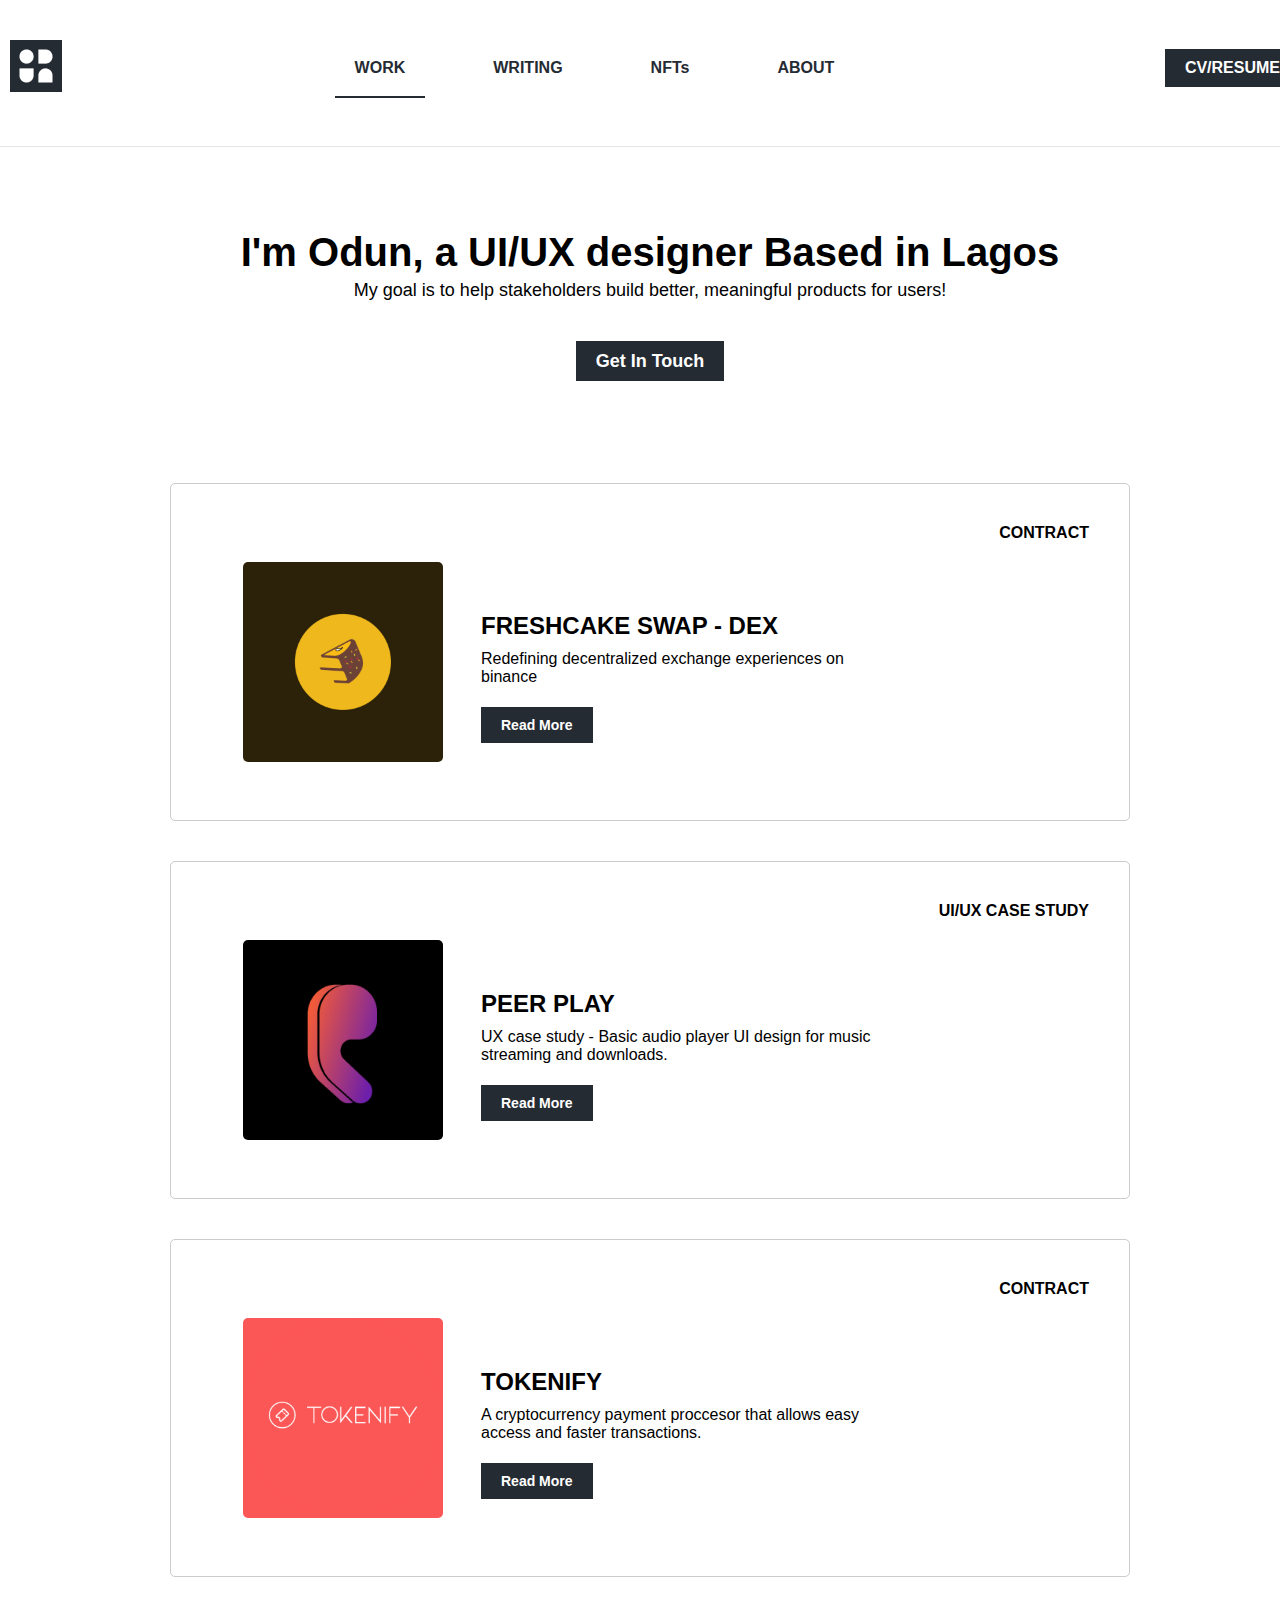
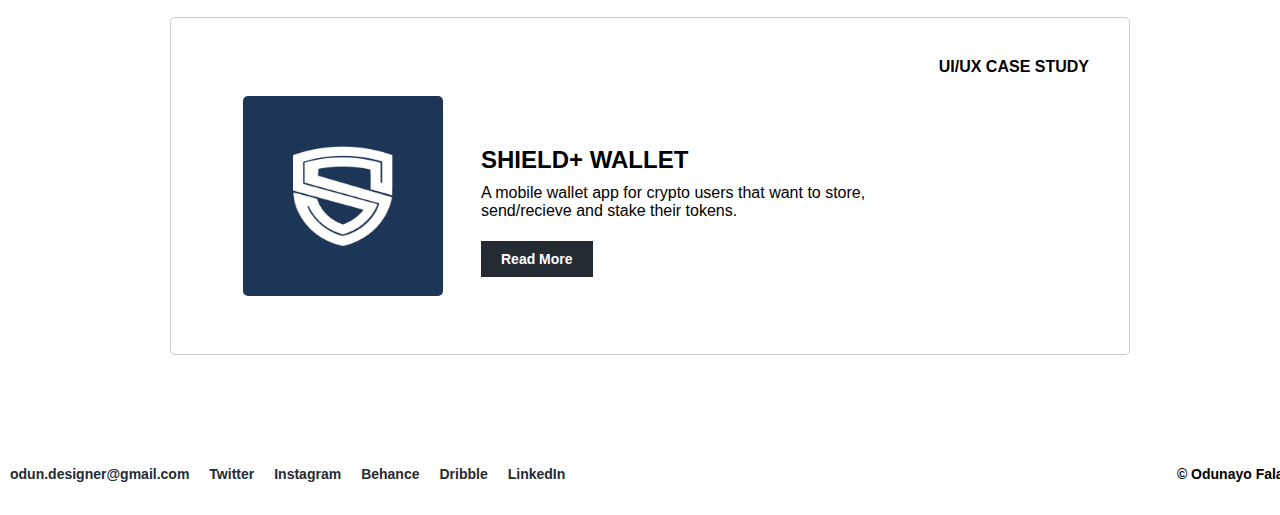
<file: index.html>
<!DOCTYPE html>
<html lang="en">
<head>
  <meta charset="UTF-8">
  <meta http-equiv="X-UA-Compatible" content="IE=edge">
  <meta name="viewport" content="width=device-width, initial-scale=1.0">
  <link href="https://fonts.cdnfonts.com/css/gilroy-bold" rel="stylesheet">
  <link rel="stylesheet" href="../CSS/style.css">
  <link rel="stylesheet" href="../CSS/mobile.css">
  <link rel="icon" type="image/x-icon" href="/favicon.ico">
  <title>Home</title>
</head>
<body>
  <div class="container">
    <div class="navbar">
      <a href="/index.html"><img src="../Resources/Logo.png" alt="logo"></a>
      <div>
        <ul class="navigations">
          <li><a class="clickIn" href="">WORK</a></li>
          <li><a href="/writingpage.html">WRITING</a></li>
          <li><a href="/NFTsPage.html">NFTs</a></li>
          <li><a href="/about.html">ABOUT</a></li>
        </ul>
      </div>
      <div class="menu">
        <div class="menubar"></div>
        <div class="menubar"></div>
        <div class="menubar"></div>
        <div class="sidenav">
          <div class="space"><a href="/index.html">WORK</a></div>
          <div class="space"><a href="/writingpage.html">WRITING</a></div>
          <div class="space"><a href="/NFTsPage.html">NFTs</a></div>
          <div class="space"><a href="/about.html">ABOUT</a></div>
          <div class="space"><a href="https://drive.google.com/file/d/1sZy9-UgVj5bBwblBurj4t_YIA4TGN6cX/view?usp=sharing" class="">CV/RESUME</a></div>
        </div>
      </div>
      <a href="https://drive.google.com/file/d/1sZy9-UgVj5bBwblBurj4t_YIA4TGN6cX/view?usp=sharing" class="btn">CV/RESUME</a>
    </div>
    <div class="hero">
      <div class="hero-content">
        <h1>I'm Odun, a UI/UX designer Based in Lagos</h1>
        <p>My goal is to help stakeholders build better, meaningful products for users!</p>
      </div>
      <a href="/Getintouch.html" class="btn">Get In Touch</a>
    </div>
    <div class="main-content">
      <div class="container2">
        <div class="card">
          <div class="card-content">
            <p>CONTRACT</p>
            <div class="content">
              <div class="forimg fcake"><img class= 'fcake-width' src="../Resources/$FCAKE Circle.png" alt="FCAKE"></div>
              <div class="meh">
                <h2>FRESHCAKE SWAP - DEX</h2>
                <p>Redefining decentralized exchange experiences on binance</p>
                <a target="_blank" href="https://storied-crumble-fca1e5.netlify.app/" class="btn">Read More</a>
              </div>    
            </div>
          </div>
        </div>
      </div>
      <div class="container2">
        <div class="card">
          <div class="card-content">
            <p>UI/UX CASE STUDY</p>
            <div class="content">
              <div class="forimg dark"><img class="peer" src="../Resources/peer play  img.png" alt="peer play"></div>
              <div class="meh">
                <h2>PEER PLAY</h2>
                <p>UX case study - Basic audio player UI design for music streaming and downloads.</p>
                <a target="_blank" href="https://inspiring-crostata-03e1fb.netlify.app/" class="btn">Read More</a>
              </div>    
            </div>
          </div>
        </div>
      </div>
      <div class="container2">
        <div class="card">
          <div class="card-content">
            <p>CONTRACT</p>
            <div class="content">
              <div class="forimg tokenify"><img class="tokenify-width" src="./Resources/Group 717.png" alt="FCAKE"></div>
              <div class="meh">
                <h2>TOKENIFY</h2>
                <p>A cryptocurrency payment proccesor that allows easy access and faster transactions.</p>
                <a href="" class="btn">Read More</a>
              </div>    
            </div>
          </div>
        </div>
      </div>
      <div class="container2">
        <div class="card">
          <div class="card-content">
            <p>UI/UX CASE STUDY</p>
            <div class="content">
              <div class="forimg shield"><img class="shield-width" src="../Resources/shield img.png" alt="shield"></div>
              <div class="meh">
                <h2>SHIELD+ WALLET</h2>
                <p>A mobile wallet app for crypto users that want to store, send/recieve and stake their tokens.</p>
                <a href="" class="btn">Read More</a>
              </div>    
            </div>
          </div>
        </div>
      </div>       
    </div>
    <footer class="home-footer">
      <ul class="footer-nav">
        <li><a target="_blank" href="https://gmail.com">odun.designer@gmail.com</a></li>
        <li><a target="_blank"href="https://twitter.com/Odtcg">Twitter</a></li>
        <li><a target="_blank" href="http://instagram.com/dark_o.d">Instagram</a></li>
        <li><a target="_blank" href="https://www.behance.net/faladeodunayo">Behance</a></li>
        <li><a target="_blank" href="http://dribbble.com/Dyzyn">Dribble</a></li>
        <li><a target="_blank" href="https://www.linkedin.com/in/odunayo-falade-476174a4/" target="_blank">LinkedIn</a></li>
      </ul>
      <p> &copy; Odunayo Falade</p>
    </footer>
  </div>
</body>
</html>
</file>
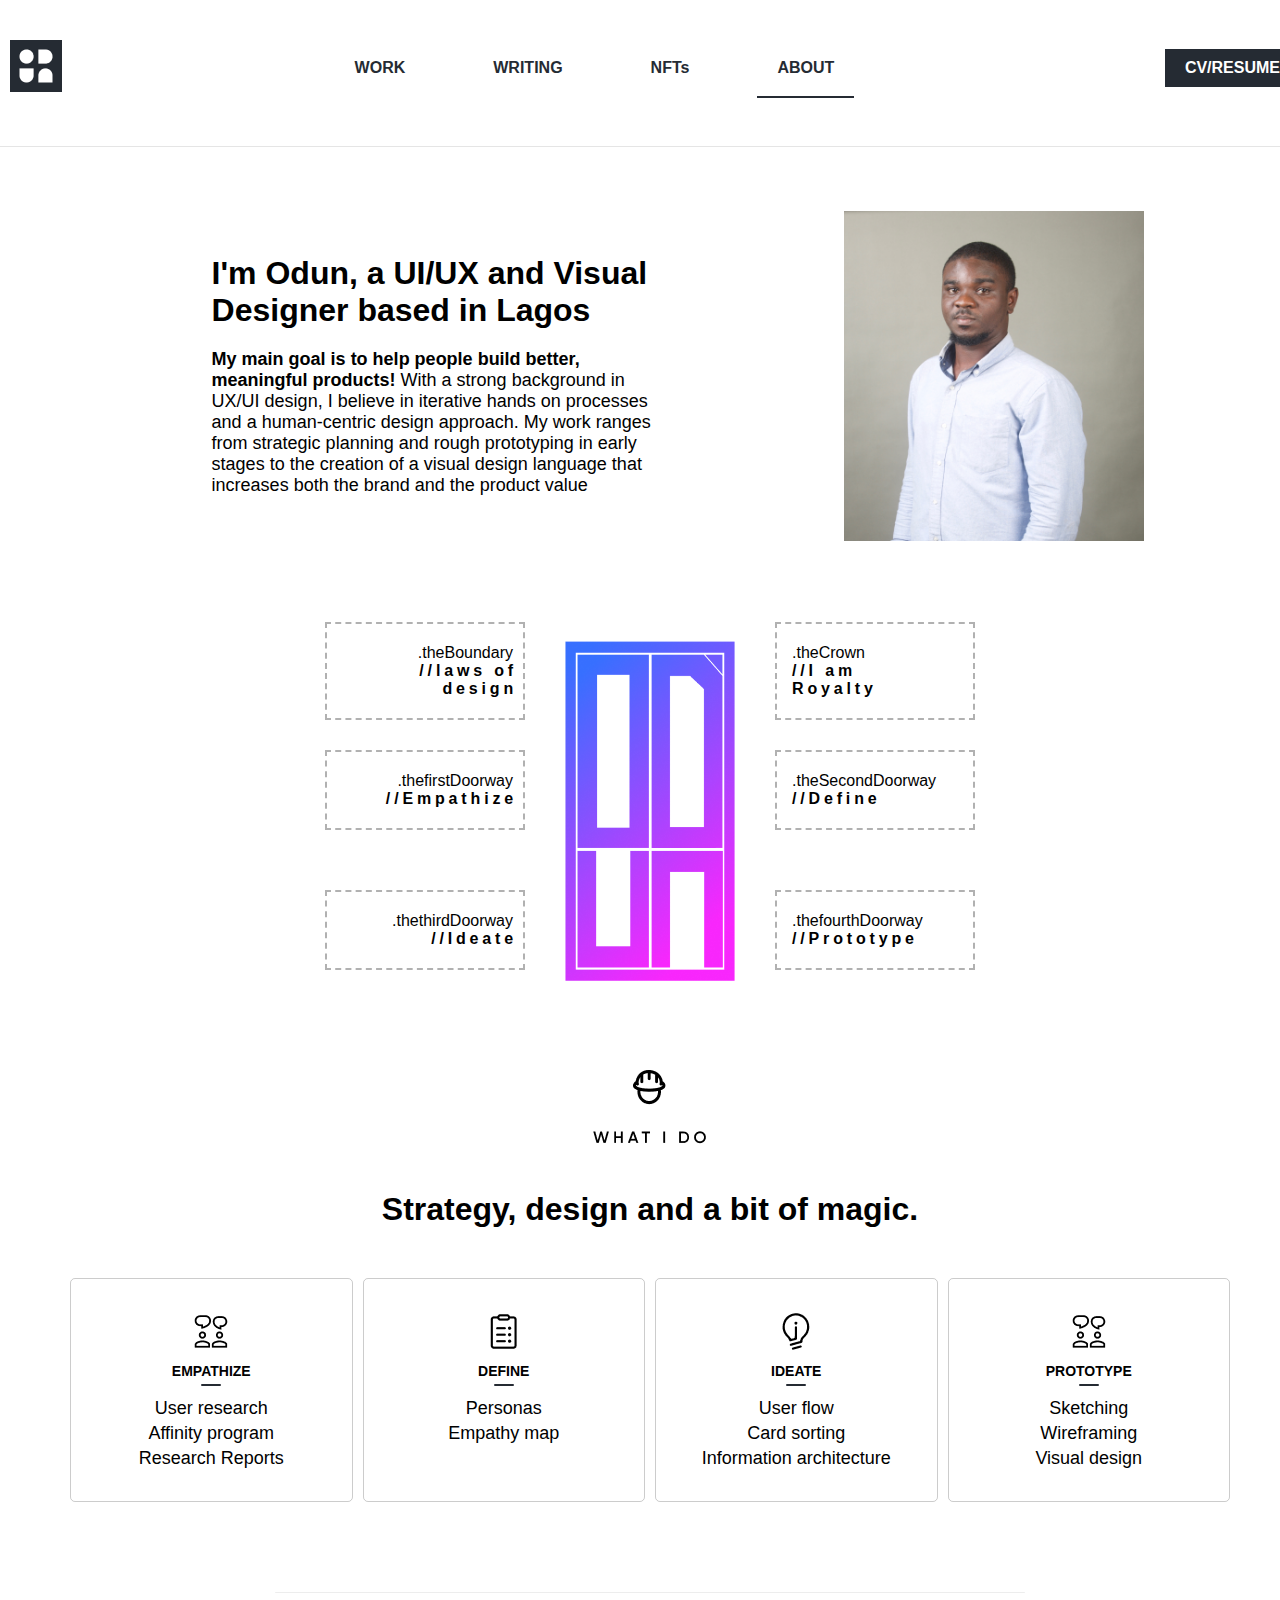
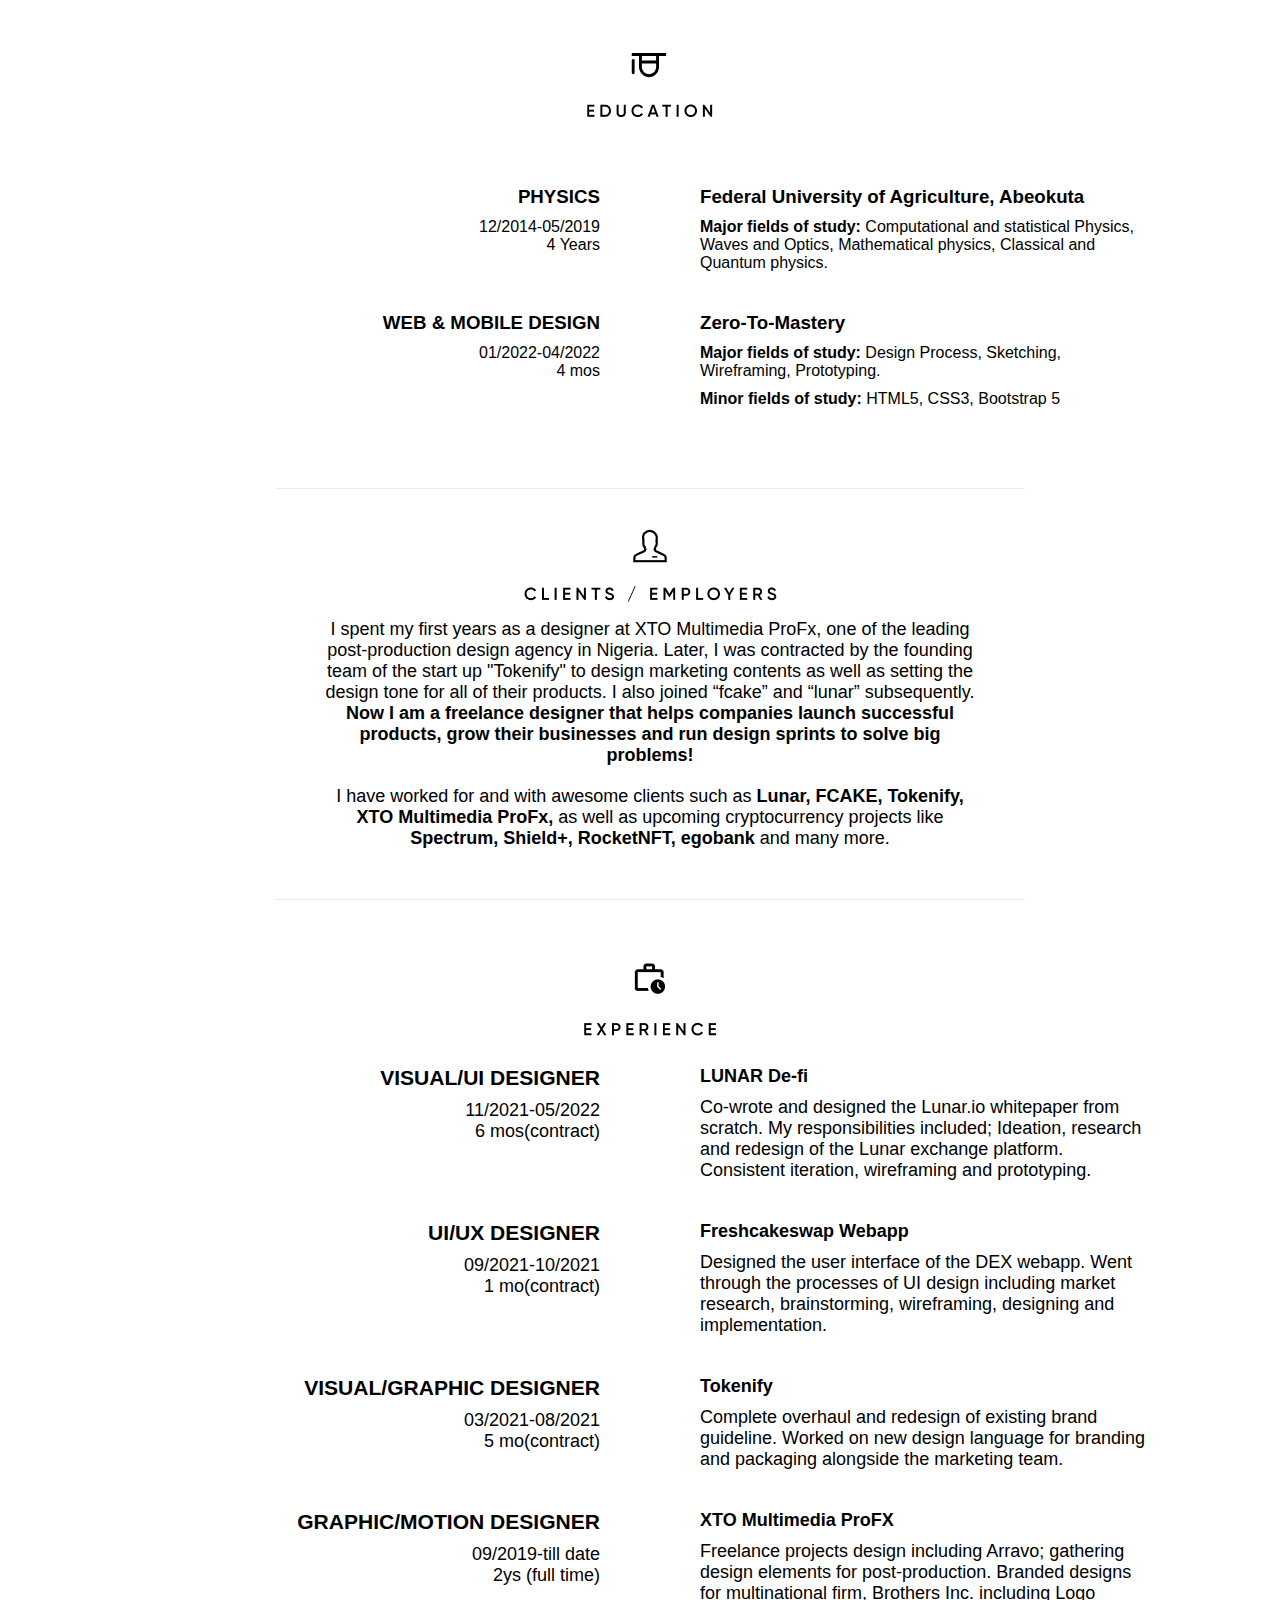
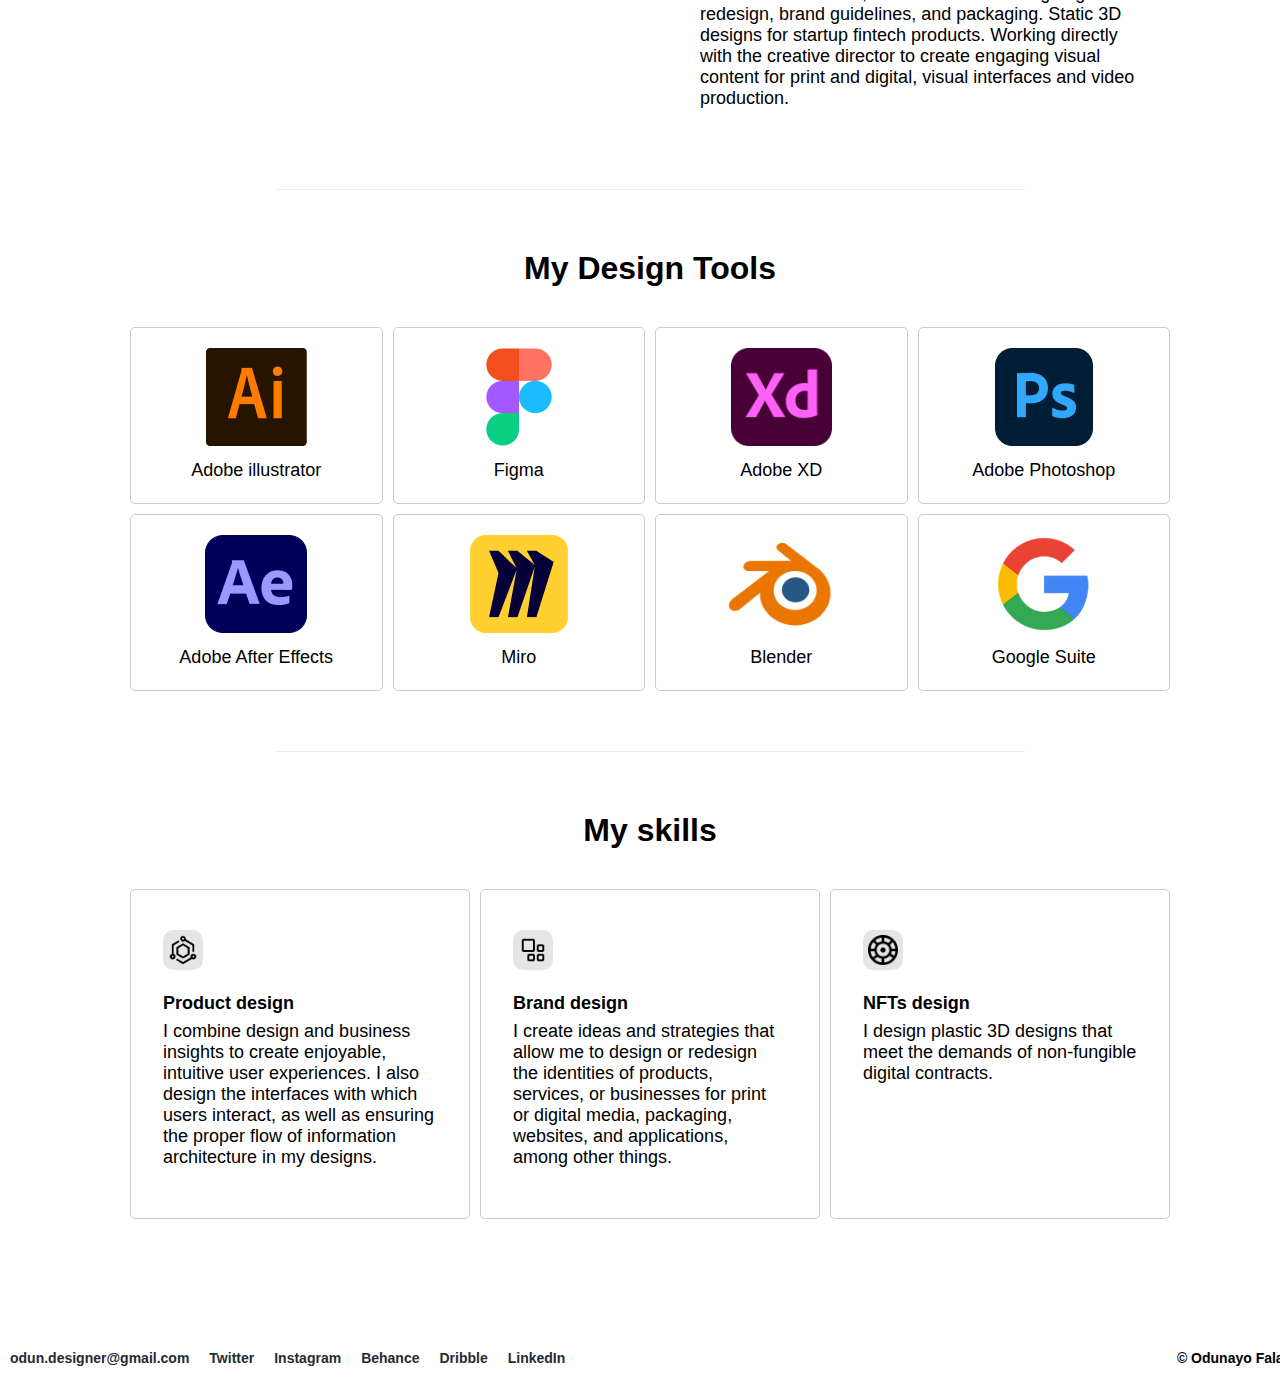
<file: about.html>
<!DOCTYPE html>
<html lang="en">
<head>
  <meta charset="UTF-8">
  <meta http-equiv="X-UA-Compatible" content="IE=edge">
  <meta name="viewport" content="width=device-width, initial-scale=1.0">
  <link href="https://fonts.cdnfonts.com/css/gilroy-bold" rel="stylesheet">
  <link rel="icon" type="image/x-icon" href="/favicon.ico">
  <link rel="stylesheet" href="../CSS/style.css">
  <link rel="stylesheet" href="../CSS/mobile.css">
  <title>About</title>
</head>
<body>
  <div class="container">
    <div class="navbar">
      <a href="/index.html"><img src="../Resources/Logo.png" alt="logo"></a>
      <div>
        <ul class="navigations">
          <li><a href="/index.html">WORK</a></li>
          <li><a href="/writingpage.html">WRITING</a></li>
          <li><a href="/NFTsPage.html">NFTs</a></li>
          <li><a class="clickIn" href="#">ABOUT</a></li>
        </ul>
      </div>
      <div class="menu">
        <div class="menubar"></div>
        <div class="menubar"></div>
        <div class="menubar"></div>
        <div class="sidenav">
          <div class="space"><a href="/index.html">WORK</a></div>
          <div class="space"><a href="/writingpage.html">WRITING</a></div>
          <div class="space"><a href="/NFTsPage.html">NFTs</a></div>
          <div class="space"><a href="/about.html">ABOUT</a></div>
          <div class="space"><a href="https://drive.google.com/file/d/1sZy9-UgVj5bBwblBurj4t_YIA4TGN6cX/view?usp=sharing" class="">CV/RESUME</a></div>
        </div>
      </div>
      <a href="https://drive.google.com/file/d/1sZy9-UgVj5bBwblBurj4t_YIA4TGN6cX/view?usp=sharing" class="btn">CV/RESUME</a>
    </div>
    <div class="container4">
      <div class="firstabout">
        <div class="firstabout-content">
          <h1>I'm Odun, a UI/UX and Visual Designer based in Lagos</h1>
          <p><span> My main goal is to help people build better, meaningful
            products!</span> With a strong background in UX/UI design, I believe in
            iterative hands on processes and a human-centric design
            approach. My work ranges from strategic planning and rough
            prototyping in early stages to the creation of a visual design
            language that increases both the brand and the product value</p>
        </div>
        <img src="../Resources/About Page/aboutImg1.png" alt="my image">
      </div>
      <div class="secondabout">
        <ul>
          <div class="list-elements">
            <li>.theBoundary<p>//laws of design</p></li>
            <li>.thefirstDoorway<p>//Empathize</p></li>
            <li class="last-child">.thethirdDoorway<p>//Ideate</p></li>
          </div>
        </ul>
        <img src="../Resources/About Page/aboutimg2.png" alt="">
        <ul>
          <div class="list-elements1">
            <li>.theCrown<p>//I am Royalty</p></li>
            <li>.theSecondDoorway<p>//Define</p></li>
            <li class="last-child">.thefourthDoorway<p>//Prototype</p></li>
          </div>
        </ul>
      </div>
      <div class="thirdabout">
        <img class="first" src="../Resources/About Page/icons/what i do.png" alt="what i do">
        <h1>Strategy, design and a bit of magic.</h1>
        <div class="box">
          <div class="box-content">
            <img src="../Resources/About Page/icons/empathize.png" alt="">
            <h4>EMPATHIZE</h4>
            <div class="line"></div>
            <p>User research</p>
            <p>Affinity program</p>
            <p>Research Reports</p>
          </div>
          <div class="box-content">
            <img src="../Resources/About Page/icons/define.png" alt="">
            <h4>DEFINE</h4>
            <div class="line"></div>
            <p>Personas</p>
            <p>Empathy map</p>
          </div>
          <div class="box-content">
            <img src="../Resources/About Page/icons/ideate.png" alt="">
            <h4>IDEATE</h4>
            <div class="line"></div>
            <p>User flow</p>
            <p>Card sorting</p>
            <p>Information architecture</p>
          </div>
          <div class="box-content">
            <img src="../Resources/About Page/icons/empathize.png" alt="">
            <h4>PROTOTYPE</h4>
            <div class="line"></div>
            <p>Sketching</p>
            <p>Wireframing</p>
            <p>Visual design</p>
          </div>
        </div>
      </div>
      <div class="long-line"></div>
      <div class="fourthabout">
        <img src="../Resources/About Page/icons/Education.png" alt="">
        <div class="fourthabout-content">
          <div class="text">
            <h3>PHYSICS</h3>
            <div class="date">
              <p>12/2014-05/2019</p>
              <p>4 Years</p>
            </div>
          </div>
          <div class="text1">
            <h3>Federal University of Agriculture, Abeokuta</h3>
            <p><span>Major fields of study:</span> Computational and statistical Physics, Waves and Optics, Mathematical physics, Classical and Quantum physics.
            </p>
          </div>
        </div>
        <div class="fourthabout-content">
          <div class="text">
            <h3>WEB & MOBILE DESIGN</h3>
            <div class="date">
              <p>01/2022-04/2022</p>
              <p>4 mos</p>
            </div>
          </div>
          <div class="text1">
            <h3>Zero-To-Mastery</h3>
            <p><span>Major fields of study:</span> Design Process, Sketching, Wireframing, Prototyping.
            </p>
            <p><span>Minor fields of study:</span> HTML5, CSS3, Bootstrap 5
            </p>
          </div>
        </div>
      </div>
      <div class="long-line"></div>
      <div class="fifthabout">
          <img src="../Resources/About Page/icons/clients and employees.png" alt="">
          <p>I spent my first years as a designer at XTO Multimedia ProFx, one of the leading post-production design agency in Nigeria. Later, I was contracted by
            the founding team of the start up "Tokenify" to design marketing contents as well as setting the design tone for all of their products. I also joined “fcake” and “lunar” subsequently. <span> Now I am a  freelance designer that helps companies launch successful products, grow their
            businesses and run design sprints to solve big problems!</span>
            </p>
            <p>I have worked for and with awesome clients such as <span>Lunar, FCAKE, Tokenify, XTO Multimedia ProFx,</span>  as well as upcoming cryptocurrency projects like <span> Spectrum, Shield+, RocketNFT,
              egobank</span> and many more.</p>
      </div>
      <div class="long-line"></div>
      <div class="sixthabout">
        <img src="../Resources/About Page/icons/experience.png" alt="">
        <div class="fourthabout-content">
          <div class="text">
            <h3>VISUAL/UI DESIGNER</h3>
            <div class="date">
              <p>11/2021-05/2022</p>
              <p>6 mos(contract)</p>
            </div>
          </div>
          <div class="text1">
            <h4>LUNAR De-fi</h4>
            <p>Co-wrote and designed the Lunar.io whitepaper from scratch. My responsibilities included;
              Ideation, research and redesign of the Lunar exchange platform. Consistent iteration, wireframing and prototyping.
            </p>
          </div>
        </div>
        <div class="fourthabout-content">
          <div class="text">
            <h3>UI/UX DESIGNER</h3>
            <div class="date">
              <p>09/2021-10/2021</p>
              <p>1 mo(contract)</p>
            </div>
          </div>
          <div class="text1">
            <h4>Freshcakeswap Webapp</h4>
            <p>Designed the user interface of the DEX webapp. Went through the processes of UI design including market research, brainstorming, wireframing, designing and implementation.
            </p>
          </div>
        </div>
        <div class="fourthabout-content">
          <div class="text">
            <h3>VISUAL/GRAPHIC DESIGNER</h3>
            <div class="date">
              <p>03/2021-08/2021</p>
              <p>5 mo(contract)</p>
            </div>
          </div>
          <div class="text1">
            <h4>Tokenify</h4>
            <p>Complete overhaul and redesign of existing brand guideline. Worked on new design language for branding and packaging alongside the marketing team.
            </p>
          </div>
        </div>
        <div class="fourthabout-content">
          <div class="text">
            <h3>GRAPHIC/MOTION DESIGNER</h3>
            <div class="date">
              <p>09/2019-till date</p>
              <p>2ys (full time) </p>
            </div>
          </div>
          <div class="text1">
            <h4>XTO Multimedia ProFX</h4>
            <p>Freelance projects design including Arravo; gathering design elements for post-production. Branded designs for multinational firm, Brothers Inc. including Logo redesign, brand guidelines, and packaging. Static 3D designs for startup fintech products. Working directly with the creative director to create engaging visual content for print and digital, visual interfaces and video production. 
            </p>
          </div>
        </div>
      </div>
      <div class="long-line"></div>
      <div class="seventhabout">
        <h1>My Design Tools</h1>
        <div class="box">
          <div class="box-content">
            <img src="../Resources/About Page/icons/adobe illustrator.png" alt="">
            <p>Adobe illustrator</p>
          </div>
          <div class="box-content">
            <img src="../Resources/About Page/icons/Figma svg.png" alt="">
            <p>Figma</p>
          </div>
          <div class="box-content">
            <img src="../Resources/About Page/icons/Adobe_XD_CC_icon 2.png" alt="">
            <p>Adobe XD</p>
          </div>
          <div class="box-content">
            <img src="../Resources/About Page/icons/Adobe_Photoshop_CC_icon 1.png" alt="">
            <p>Adobe Photoshop</p>
          </div>
          <div class="box-content">
            <img src="../Resources/About Page/icons/Adobe_After_Effects_CC_icon 1.png" alt="">
            <p>Adobe After Effects</p>
          </div>
          <div class="box-content">
            <img src="../Resources/About Page/icons/Miro svg.png" alt="">
            <p>Miro</p>
          </div>
          <div class="box-content">
            <img src="../Resources/About Page/icons/blender.png" alt="">
            <p>Blender</p>
          </div>
          <div class="box-content">
            <img src="./Resources/66890-logo-google-suite-download-free-image.png" alt="">
            <p>Google Suite</p>
          </div>
        </div>
      </div>
      <div class="long-line"></div>
      <div class="eigthabout">
        <h1>My skills</h1>
        <div class="box">
          <div class="box-content">
            <img src="../Resources/About Page/icons/product design logo.png" alt="">
            <h4>Product design</h4>
            <p>I combine design and business insights to create enjoyable, intuitive user experiences. I also design the interfaces with which users interact, as well as ensuring the proper flow of information architecture in my designs.</p>
          </div>
          <div class="box-content">
            <img src="../Resources/About Page/icons/brand design logo.png" alt="">
            <h4>Brand design</h4>
            <p>I create ideas and strategies that allow me to design or redesign the identities of products, services, or businesses for print or digital media, packaging, websites, and applications, among other things.</p>
          </div>
          <div class="box-content">
            <img src="../Resources/About Page/icons/nft design logo.png" alt="">
            <h4>NFTs design</h4>
            <p>I design plastic 3D designs that meet the demands of non-fungible digital contracts.</p>
          </div>
        </div>
      </div>
    </div>
    <footer class="home-footer">
      <ul class="footer-nav">
        <li><a target="_blank" href="odun.designer@gmail.com">odun.designer@gmail.com</a></li>
        <li><a target="_blank"href="https://twitter.com/Odtcg">Twitter</a></li>
        <li><a target="_blank" href="http://instagram.com/dark_o.d">Instagram</a></li>
        <li><a target="_blank" href="https://www.behance.net/faladeodunayo">Behance</a></li>
        <li><a target="_blank" href="http://dribbble.com/Dyzyn">Dribble</a></li>
        <li><a target="_blank" href="https://www.linkedin.com/in/odunayo-falade-476174a4/" target="_blank">LinkedIn</a></li>
      </ul>
      <p> &copy; Odunayo Falade</p>
    </footer>
  </div>
</body>
</html>
</file>
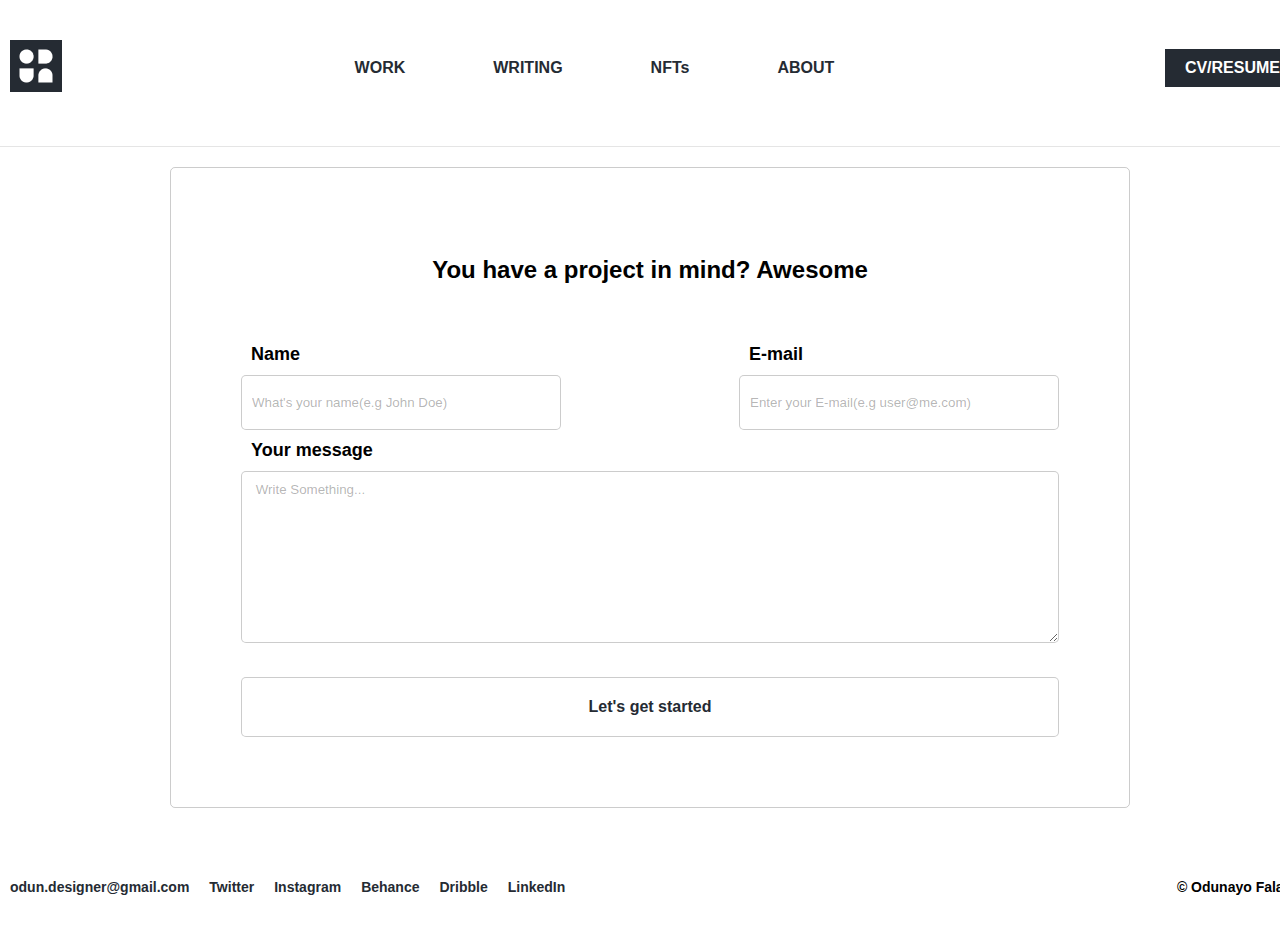
<file: Getintouch.html>
<!DOCTYPE html>
<html lang="en">
<head>
  <meta charset="UTF-8">
  <meta http-equiv="X-UA-Compatible" content="IE=edge">
  <meta name="viewport" content="width=device-width, initial-scale=1.0">
  <link href="https://fonts.cdnfonts.com/css/gilroy-bold" rel="stylesheet">
  <link rel="icon" type="image/x-icon" href="/favicon.ico">
  <link rel="stylesheet" href="../CSS/style.css">
  <link rel="stylesheet" href="../CSS/mobile.css">
  <title>Get In Touch</title>
</head>
<body>
  <div class="container">
    <div class="navbar">
      <a href="/index.html"><img src="../Resources/Logo.png" alt="logo"></a>
      <div>
        <ul class="navigations">
          <li><a href="/index.html">WORK</a></li>
          <li><a href="/writingpage.html">WRITING</a></li>
          <li><a href="/NFTsPage.html">NFTs</a></li>
          <li><a href="/about.html">ABOUT</a></li>
        </ul>
      </div>
      <div class="menu">
        <div class="menubar"></div>
        <div class="menubar"></div>
        <div class="menubar"></div>
        <div class="sidenav">
          <div class="space"><a href="/index.html">WORK</a></div>
          <div class="space"><a href="/writingpage.html">WRITING</a></div>
          <div class="space"><a href="/NFTsPage.html">NFTs</a></div>
          <div class="space"><a href="/about.html">ABOUT</a></div>
          <div class="space"><a href="https://drive.google.com/file/d/1sZy9-UgVj5bBwblBurj4t_YIA4TGN6cX/view?usp=sharing" class="">CV/RESUME</a></div>
        </div>
      </div>
      <a href="https://drive.google.com/file/d/1sZy9-UgVj5bBwblBurj4t_YIA4TGN6cX/view?usp=sharing" class="btn">CV/RESUME</a>
    </div>
    <div class="container2">
      <div class="card">
        <div class="form-group">
          <div class="warning"><p>Please Insert Values</p></div>
          <br>
          <h2>You have a project in mind? Awesome</h2>
          <form class="getintouch" name="contact" method="POST" data-netlify="true">
            <div class="getin">
              <div>
                <label for="name">Name</label>
                <input type="text" name="name" id="name" placeholder="What's your name(e.g John Doe)">
              </div>
              <div> 
                <label for="email">E-mail</label>
                <input type="email" name="email" id="email" placeholder="Enter your E-mail(e.g user@me.com)">  
              </div>
            </div>
            <div class="touch">
              <label for="message">Your message</label>
              <textarea name="message" id="message" cols="50" rows="10" placeholder=" Write Something..."></textarea>
              <button type="submit" class="btn-opaque" id="submit">Let's get started</button>
            </div>
          </form>
        </div>
      </div>
    </div>
    <footer class="home-footer">
      <ul class="footer-nav">
        <li><a target="_blank" href="odun.designer@gmail.com">odun.designer@gmail.com</a></li>
        <li><a target="_blank"href="https://twitter.com/Odtcg">Twitter</a></li>
        <li><a target="_blank" href="http://instagram.com/dark_o.d">Instagram</a></li>
        <li><a target="_blank" href="https://www.behance.net/faladeodunayo">Behance</a></li>
        <li><a target="_blank" href="http://dribbble.com/Dyzyn">Dribble</a></li>
        <li><a target="_blank" href="https://www.linkedin.com/in/odunayo-falade-476174a4/" target="_blank">LinkedIn</a></li>
      </ul>
      <p> &copy; Odunayo Falade</p>
    </footer>
  </div>
</body>
<script src="app.js"></script>
</html>
</file>
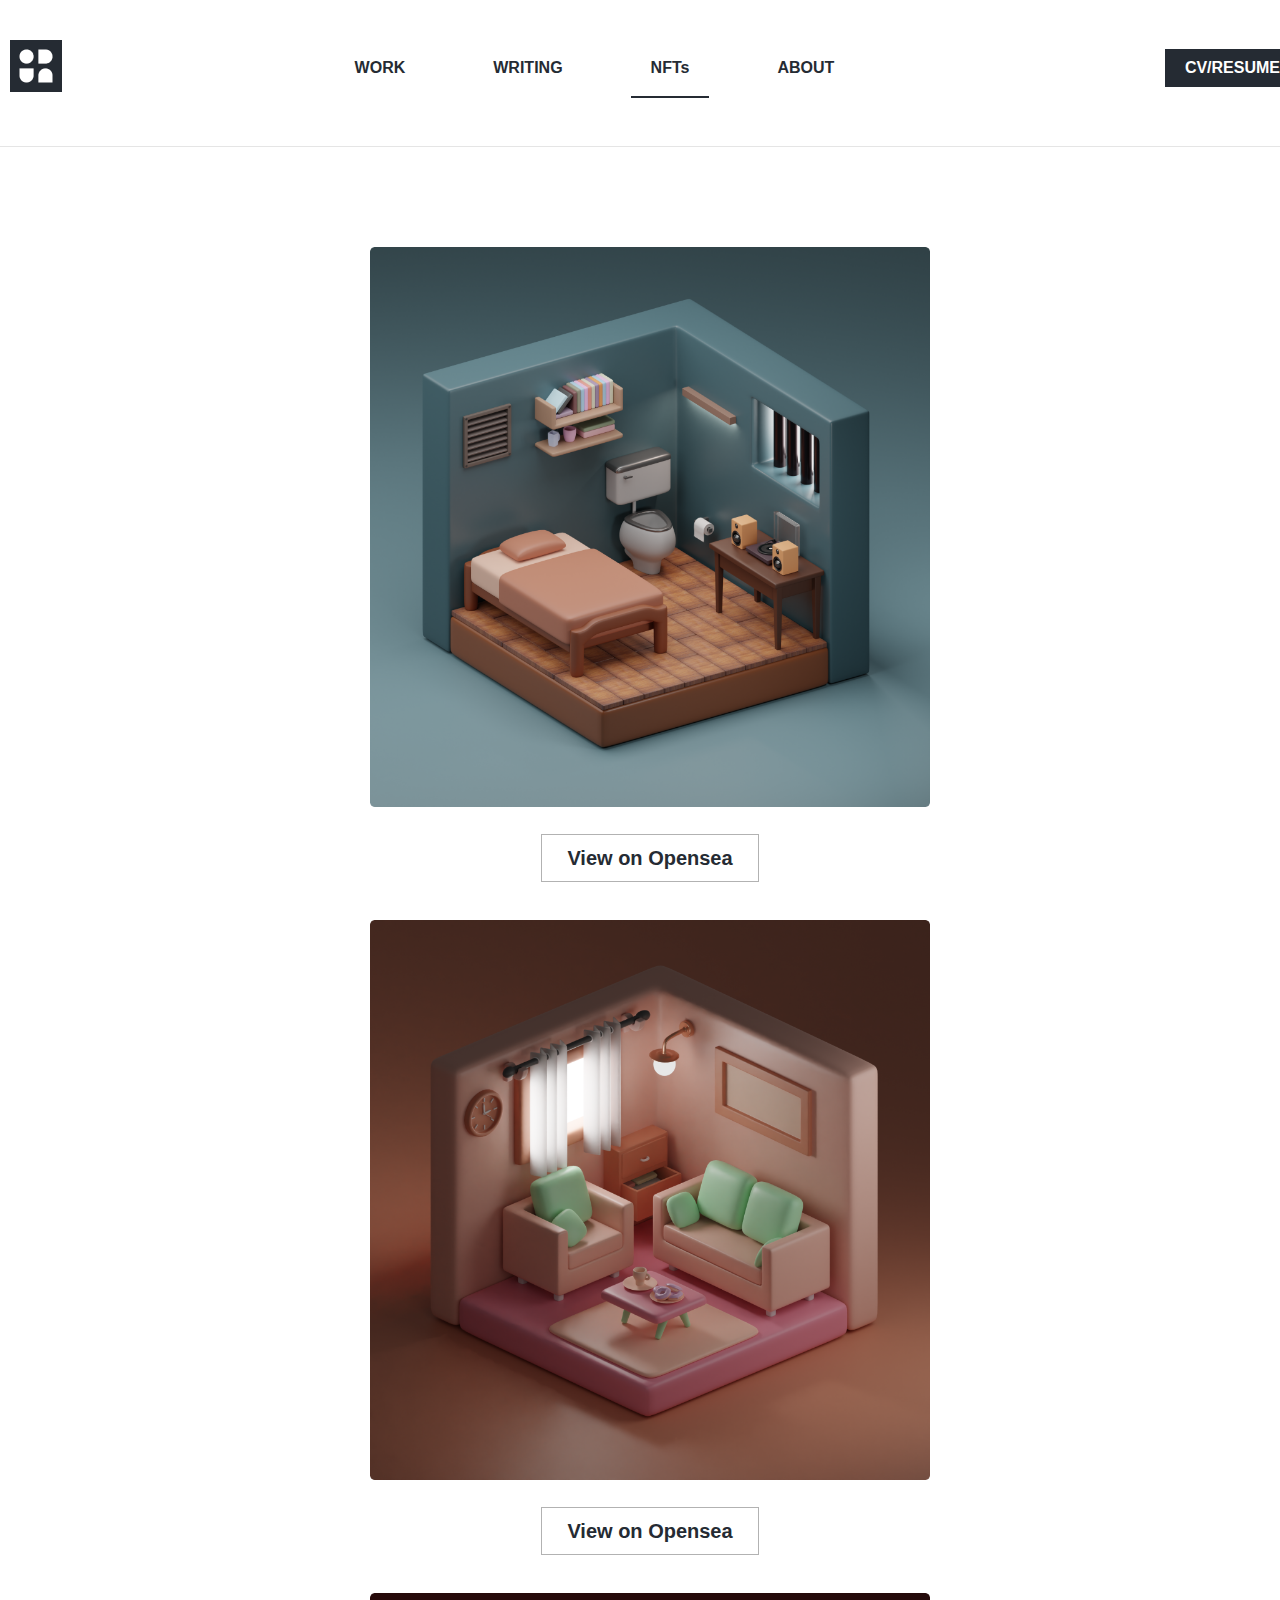
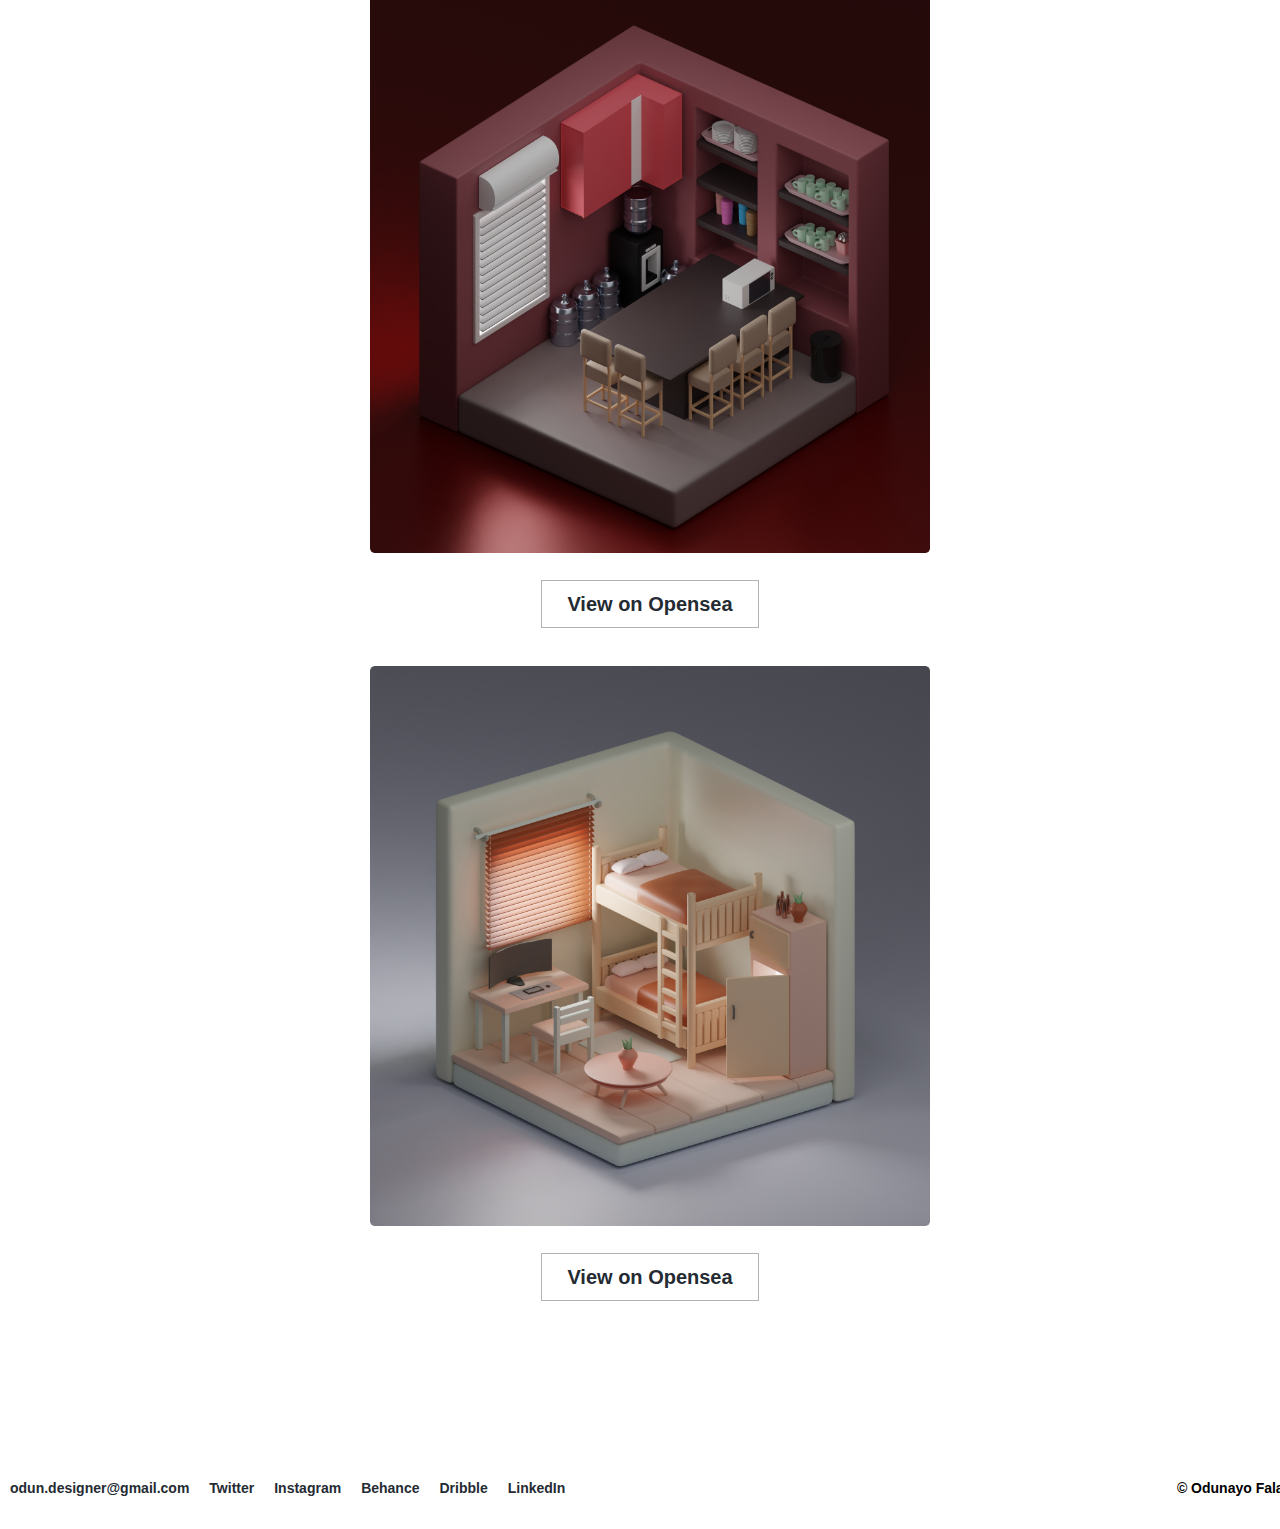
<file: NFTsPage.html>
<!DOCTYPE html>
<html lang="en">
<head>
  <meta charset="UTF-8">
  <meta http-equiv="X-UA-Compatible" content="IE=edge">
  <meta name="viewport" content="width=device-width, initial-scale=1.0">
  <link href="https://fonts.cdnfonts.com/css/gilroy-bold" rel="stylesheet">
  <link rel="icon" type="image/x-icon" href="/favicon.ico">
  <link rel="stylesheet" href="../CSS/style.css">
  <link rel="stylesheet" href="../CSS/mobile.css">
  <title>NFTs</title>
</head>
<body>
  <div class="container">
    <div class="navbar">
      <a href="/index.html"><img src="../Resources/Logo.png" alt="logo"></a>
      <div>
        <ul class="navigations">
          <li><a href="/index.html">WORK</a></li>
          <li><a href="/writingpage.html">WRITING</a></li>
          <li><a class="clickIn" href="#">NFTs</a></li>
          <li><a href="/about.html">ABOUT</a></li>
        </ul>
      </div>
      <div class="menu">
        <div class="menubar"></div>
        <div class="menubar"></div>
        <div class="menubar"></div>
        <div class="sidenav">
          <div class="space"><a href="/index.html">WORK</a></div>
          <div class="space"><a href="/writingpage.html">WRITING</a></div>
          <div class="space"><a href="/NFTsPage.html">NFTs</a></div>
          <div class="space"><a href="/about.html">ABOUT</a></div>
          <div class="space"><a href="https://drive.google.com/file/d/1sZy9-UgVj5bBwblBurj4t_YIA4TGN6cX/view?usp=sharing" class="">CV/RESUME</a></div>
        </div>
      </div>
      <a href="https://drive.google.com/file/d/1sZy9-UgVj5bBwblBurj4t_YIA4TGN6cX/view?usp=sharing" class="btn">CV/RESUME</a>
    </div>
    <div class="container3">
      <div class="NFTsContent">
        <div class="NFTs">
          <img src="../Resources/NFTsPage/Jail_Room.png" alt="Jail_Room">
          <a target="_blank" href="https://opensea.io/assets/ethereum/0x495f947276749ce646f68ac8c248420045cb7b5e/51425264533454035755918568991360839381250255969337660245155199681520126132230" class="btn-opaque">View on Opensea</a>
        </div>
        <div class="NFTs">
          <img src="../Resources/NFTsPage/Living_Room.png" alt="Living_Room">
          <a target="_blank" href="https://opensea.io/assets/ethereum/0x495f947276749ce646f68ac8c248420045cb7b5e/51425264533454035755918568991360839381250255969337660245155199679321102876674" class="btn-opaque">View on Opensea</a>
        </div>
        <div class="NFTs">
          <img src="../Resources/NFTsPage/The_Village.png" alt="The_Village">
          <a target="_blank" href="https://opensea.io/assets/ethereum/0x495f947276749ce646f68ac8c248420045cb7b5e/51425264533454035755918568991360839381250255969337660245155199682619637760005" class="btn-opaque">View on Opensea</a>
        </div>
        <div class="NFTs">
          <img src="../Resources/NFTsPage/Bunk_Room.png" alt="Bunk_Room">
          <a target="_blank" href="https://opensea.io/assets/ethereum/0x495f947276749ce646f68ac8c248420045cb7b5e/51425264533454035755918568991360839381250255969337660245155199680420614504458" class="btn-opaque">View on Opensea</a>
        </div>
      </div>
    </div>
    <footer class="home-footer">
      <ul class="footer-nav">
        <li><a target="_blank" href="odun.designer@gmail.com">odun.designer@gmail.com</a></li>
        <li><a target="_blank"href="https://twitter.com/Odtcg">Twitter</a></li>
        <li><a target="_blank" href="http://instagram.com/dark_o.d">Instagram</a></li>
        <li><a target="_blank" href="https://www.behance.net/faladeodunayo">Behance</a></li>
        <li><a target="_blank" href="http://dribbble.com/Dyzyn">Dribble</a></li>
        <li><a target="_blank" href="https://www.linkedin.com/in/odunayo-falade-476174a4/" target="_blank">LinkedIn</a></li>
      </ul>
      <p> &copy; Odunayo Falade</p>
    </footer>
  </div>
</body>
</html>
</file>
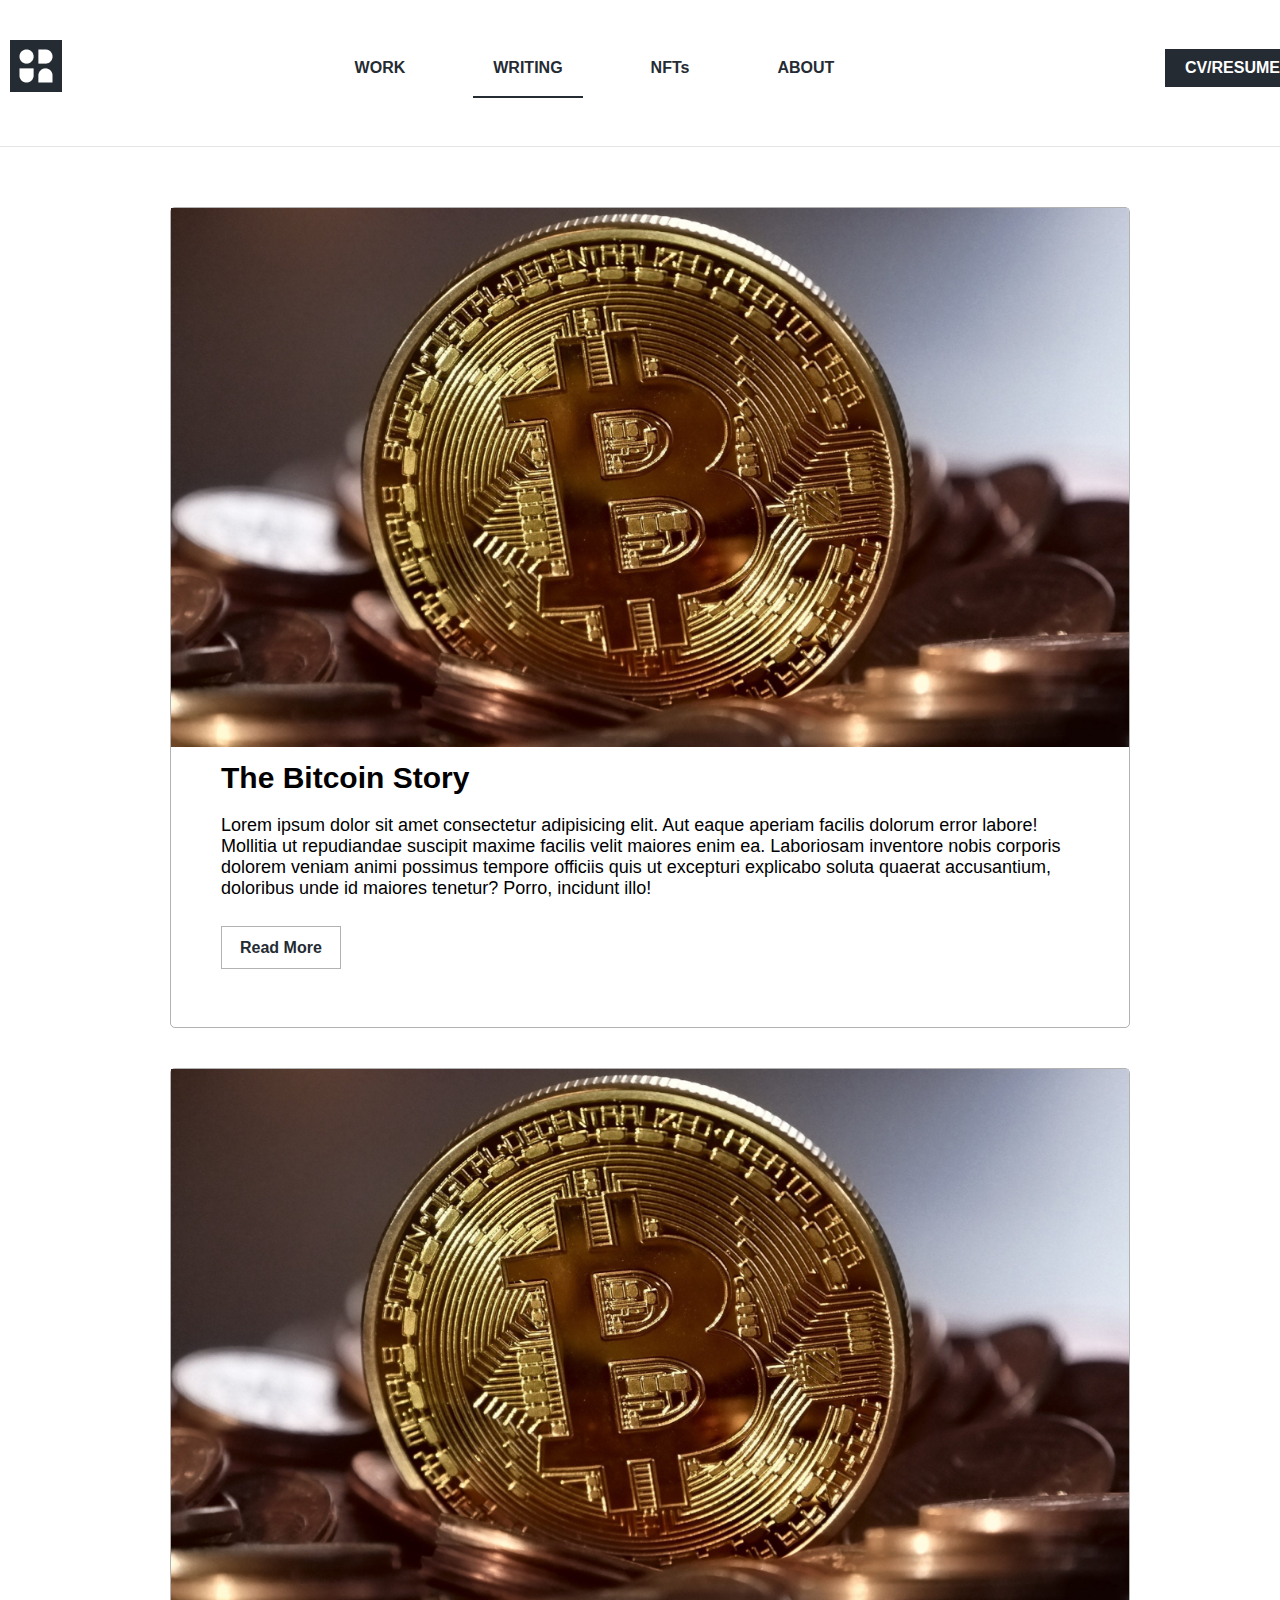
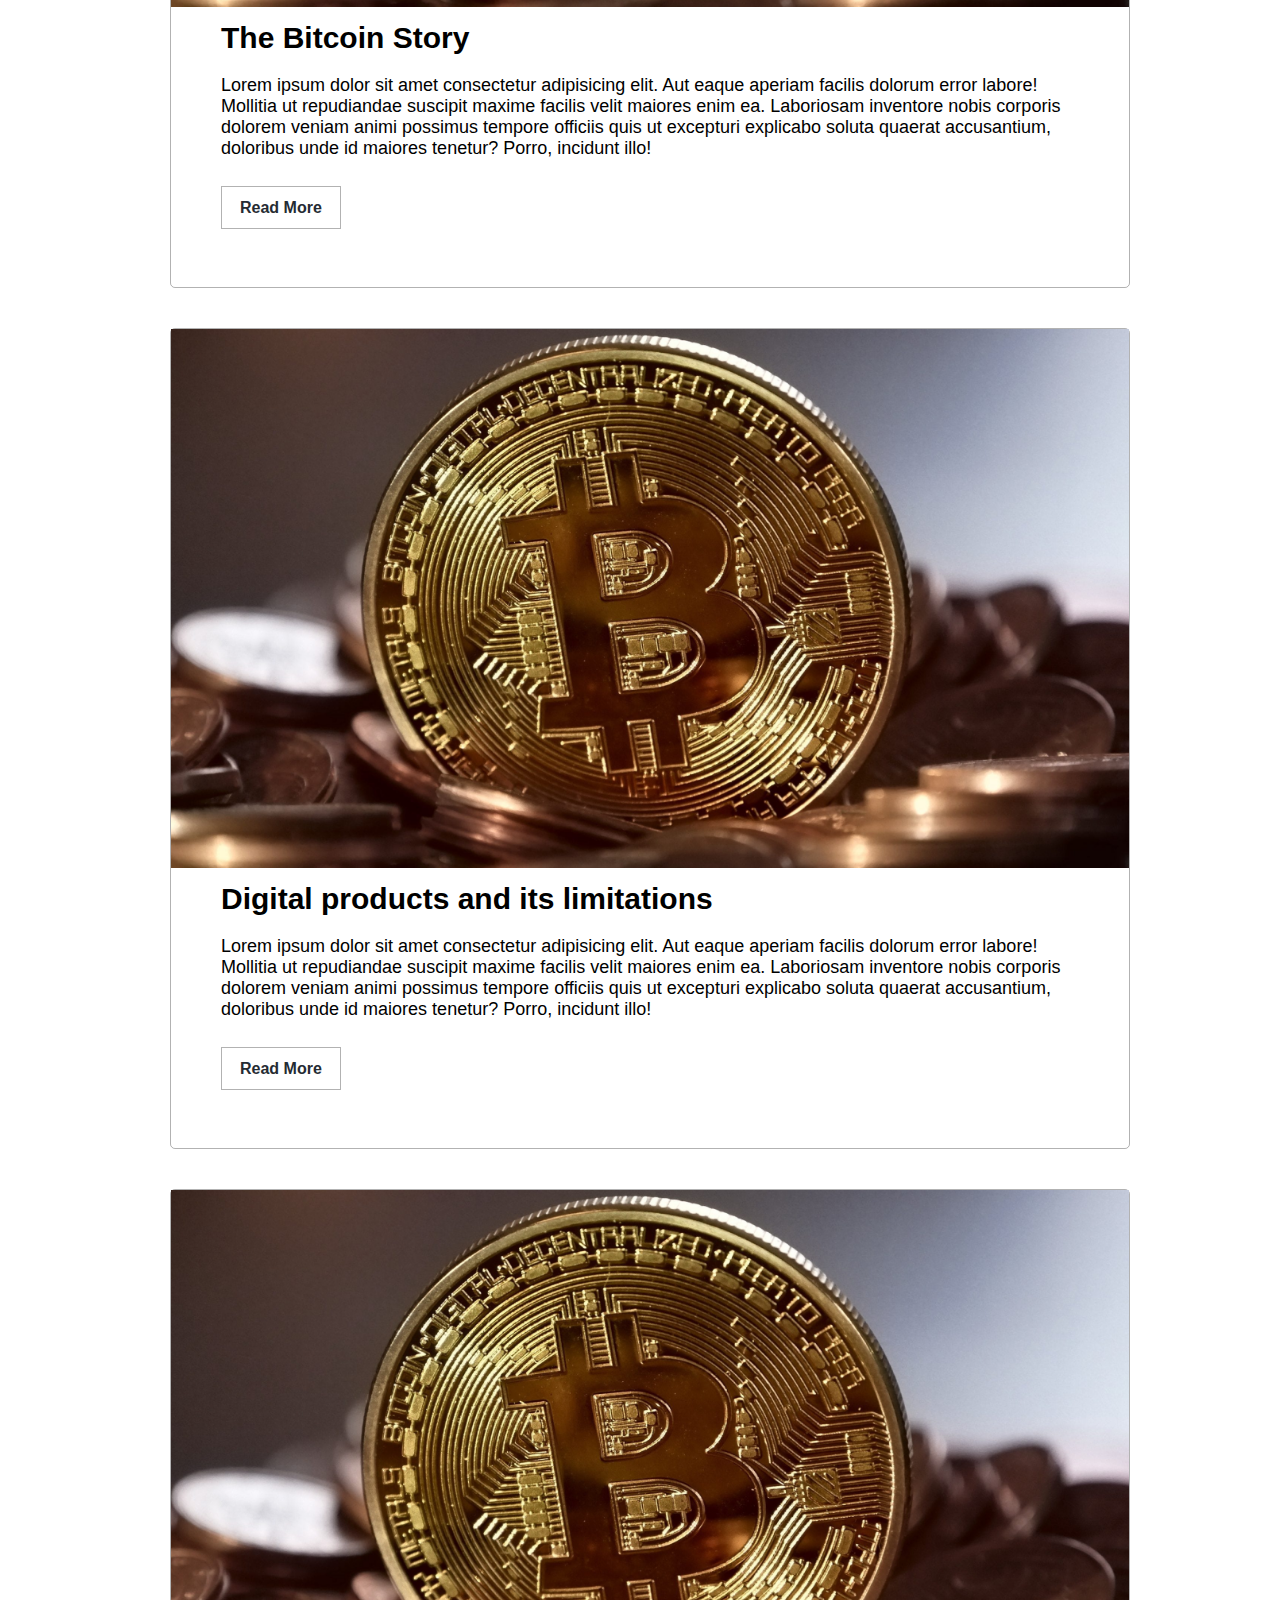
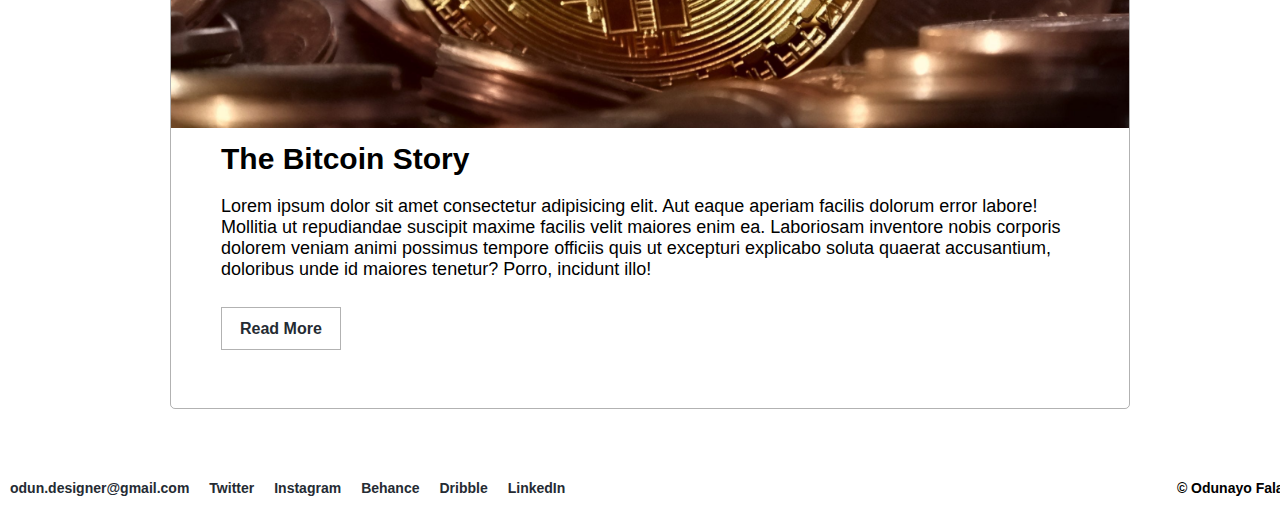
<file: writingpage.html>
<!DOCTYPE html>
<html lang="en">
<head>
  <meta charset="UTF-8">
  <meta http-equiv="X-UA-Compatible" content="IE=edge">
  <meta name="viewport" content="width=device-width, initial-scale=1.0">
  <link href="https://fonts.cdnfonts.com/css/gilroy-bold" rel="stylesheet">
  <link rel="icon" type="image/x-icon" href="/favicon.ico">
  <link rel="stylesheet" href="../CSS/style.css">
  <link rel="stylesheet" href="../CSS/mobile.css">
  <title>WRITING</title>
</head>
<body>
  <div class="container">
    <div class="navbar">
      <a href="/index.html"><img src="../Resources/Logo.png" alt="logo"></a>
      <div>
        <ul class="navigations">
          <li><a href="/index.html">WORK</a></li>
          <li><a class="clickIn" href="#">WRITING</a></li>
          <li><a href="/NFTsPage.html">NFTs</a></li>
          <li><a href="/about.html">ABOUT</a></li>
        </ul>
      </div>
      <div class="menu">
        <div class="menubar"></div>
        <div class="menubar"></div>
        <div class="menubar"></div>
        <div class="sidenav">
          <div class="space"><a href="/index.html">WORK</a></div>
          <div class="space"><a href="/writingpage.html">WRITING</a></div>
          <div class="space"><a href="/NFTsPage.html">NFTs</a></div>
          <div class="space"><a href="/about.html">ABOUT</a></div>
          <div class="space"><a href="https://drive.google.com/file/d/1sZy9-UgVj5bBwblBurj4t_YIA4TGN6cX/view?usp=sharing" class="">CV/RESUME</a></div>
        </div>
      </div>
      <a href="https://drive.google.com/file/d/1sZy9-UgVj5bBwblBurj4t_YIA4TGN6cX/view?usp=sharing" class="btn">CV/RESUME</a>
    </div>
    <div class="container2">
      <div class="writing">
        <img src="../Resources/writing/pexels-pixabay-315788-scaled 1.png" alt="bitcoin">
        <div class="writing-content">
          <h2>The Bitcoin Story</h2>
          <p>Lorem ipsum dolor sit amet consectetur adipisicing elit. Aut eaque aperiam facilis dolorum error labore! Mollitia ut repudiandae suscipit maxime facilis velit maiores enim ea. Laboriosam inventore nobis corporis dolorem veniam animi possimus tempore officiis quis ut excepturi explicabo soluta quaerat accusantium, doloribus unde id maiores tenetur? Porro, incidunt illo!
          </p>
          <a href="" class="btn-opaque">Read More</a>
         </div>
      </div>
      <div class="writing">
        <img src="../Resources/writing/pexels-pixabay-315788-scaled 1.png" alt="bitcoin">
        <div class="writing-content">
          <h2>The Bitcoin Story</h2>
          <p>Lorem ipsum dolor sit amet consectetur adipisicing elit. Aut eaque aperiam facilis dolorum error labore! Mollitia ut repudiandae suscipit maxime facilis velit maiores enim ea. Laboriosam inventore nobis corporis dolorem veniam animi possimus tempore officiis quis ut excepturi explicabo soluta quaerat accusantium, doloribus unde id maiores tenetur? Porro, incidunt illo!
          </p>
          <a href="" class="btn-opaque">Read More</a>
         </div>
      </div>
      <div class="writing">
        <img src="../Resources/writing/pexels-pixabay-315788-scaled 1.png" alt="bitcoin">
        <div class="writing-content">
          <h2>Digital products and its limitations</h2>
          <p>Lorem ipsum dolor sit amet consectetur adipisicing elit. Aut eaque aperiam facilis dolorum error labore! Mollitia ut repudiandae suscipit maxime facilis velit maiores enim ea. Laboriosam inventore nobis corporis dolorem veniam animi possimus tempore officiis quis ut excepturi explicabo soluta quaerat accusantium, doloribus unde id maiores tenetur? Porro, incidunt illo!
          </p>
          <a href="" class="btn-opaque">Read More</a>
         </div>
      </div>
      <div class="writing">
        <img src="../Resources/writing/pexels-pixabay-315788-scaled 1.png" alt="bitcoin">
        <div class="writing-content">
          <h2>The Bitcoin Story</h2>
          <p>Lorem ipsum dolor sit amet consectetur adipisicing elit. Aut eaque aperiam facilis dolorum error labore! Mollitia ut repudiandae suscipit maxime facilis velit maiores enim ea. Laboriosam inventore nobis corporis dolorem veniam animi possimus tempore officiis quis ut excepturi explicabo soluta quaerat accusantium, doloribus unde id maiores tenetur? Porro, incidunt illo!
          </p>
          <a href="" class="btn-opaque">Read More</a>
         </div>
      </div>
    </div>
    <footer class="home-footer">
      <ul class="footer-nav">
        <li><a target="_blank" href="odun.designer@gmail.com">odun.designer@gmail.com</a></li>
        <li><a target="_blank"href="https://twitter.com/Odtcg">Twitter</a></li>
        <li><a target="_blank" href="http://instagram.com/dark_o.d">Instagram</a></li>
        <li><a target="_blank" href="https://www.behance.net/faladeodunayo">Behance</a></li>
        <li><a target="_blank" href="http://dribbble.com/Dyzyn">Dribble</a></li>
        <li><a target="_blank" href="https://www.linkedin.com/in/odunayo-falade-476174a4/" target="_blank">LinkedIn</a></li>
      </ul>
      <p> &copy; Odunayo Falade</p>
    </footer>
  </div>
</body>
</html>
</file>
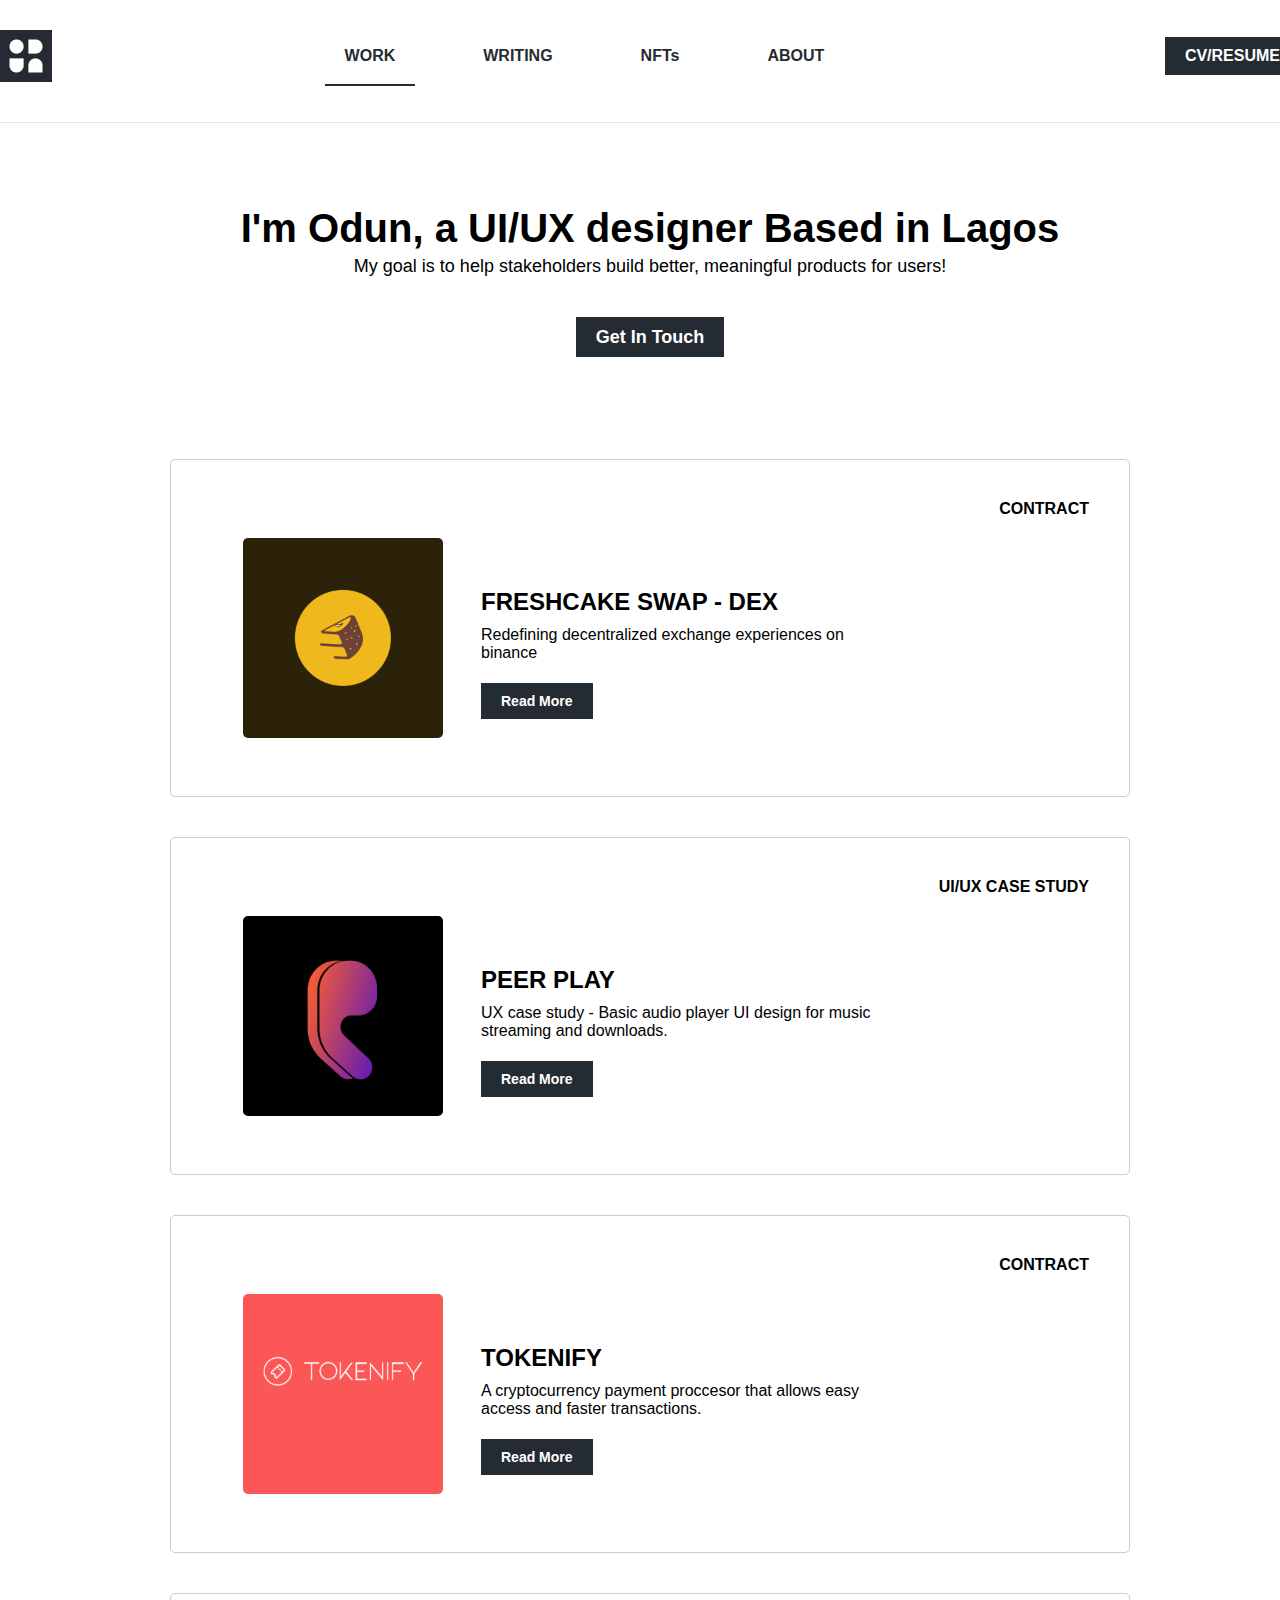
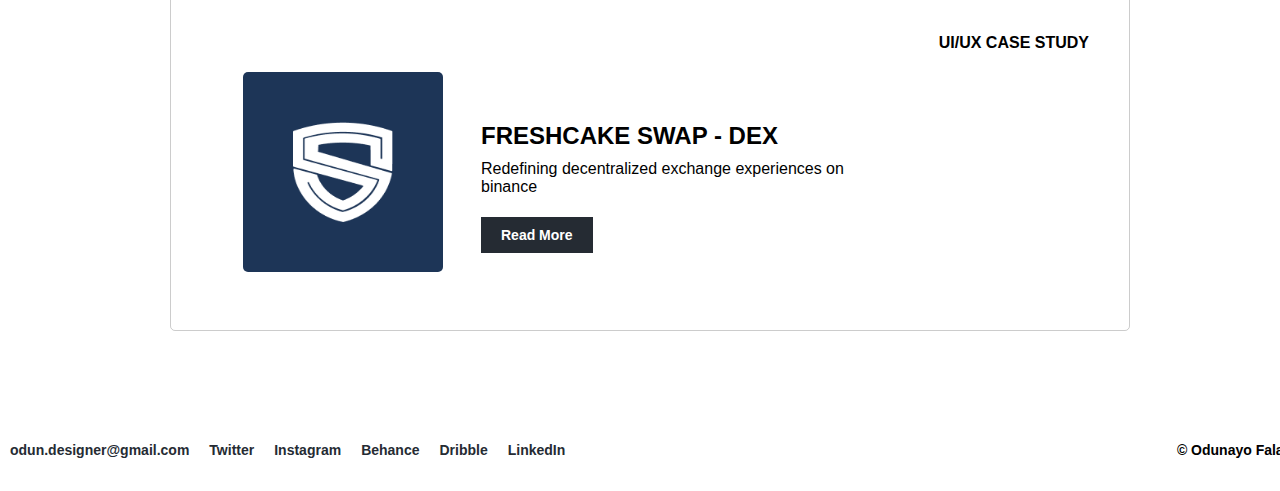
<file: HTML/homepage.html>
<!DOCTYPE html>
<html lang="en">
<head>
  <meta charset="UTF-8">
  <meta http-equiv="X-UA-Compatible" content="IE=edge">
  <meta name="viewport" content="width=device-width, initial-scale=1.0">
  <link href="https://fonts.googleapis.com/css2?family=Poppins:wght@300&display=swap" rel="stylesheet">
  <link rel="stylesheet" href="../CSS/style.css">
  <link rel="stylesheet" href="../CSS/mobile.css">
  <link rel="icon" type="image/x-icon" href="/favicon.ico">
  <title>Home</title>
</head>
<body>
  <div class="container">
    <div class="navbar">
      <img src="../Resources/Logo.png" alt="logo">
      <div>
        <ul class="navigations">
          <li><a class="clickIn" href="">WORK</a></li>
          <li><a href="../HTML/writingpage.html">WRITING</a></li>
          <li><a href="../HTML/NFTsPage.html">NFTs</a></li>
          <li><a href="../HTML/about.html">ABOUT</a></li>
        </ul>
      </div>
      <a href="" class="btn">CV/RESUME</a>
    </div>
    <div class="hero">
      <div class="hero-content">
        <h1>I'm Odun, a UI/UX designer Based in Lagos</h1>
        <p>My goal is to help stakeholders build better, meaningful products for users!</p>
      </div>
      <a href="../HTML/Getintouch.html" class="btn">Get In Touch</a>
    </div>
    <div class="main-content">
      <div class="container2">
        <div class="card">
          <div class="card-content">
            <p>CONTRACT</p>
            <div class="content">
              <div class="forimg fcake"><img class= 'fcake-width' src="../Resources/$FCAKE Circle.png" alt="FCAKE"></div>
              <div class="meh">
                <h2>FRESHCAKE SWAP - DEX</h2>
                <p>Redefining decentralized exchange experiences on binance</p>
                <a href="" class="btn">Read More</a>
              </div>    
            </div>
          </div>
        </div>
      </div>
      <div class="container2">
        <div class="card">
          <div class="card-content">
            <p>UI/UX CASE STUDY</p>
            <div class="content">
              <div class="forimg dark"><img class="peer" src="../Resources/peer play  img.png" alt="peer play"></div>
              <div class="meh">
                <h2>PEER PLAY</h2>
                <p>UX case study - Basic audio player UI design for music streaming and downloads.</p>
                <a href="" class="btn">Read More</a>
              </div>    
            </div>
          </div>
        </div>
      </div>
      <div class="container2">
        <div class="card">
          <div class="card-content">
            <p>CONTRACT</p>
            <div class="content">
              <div class="forimg tokenify"><img class="tokenify-width" src="../Resources/tokenify img.png" alt="FCAKE"></div>
              <div class="meh">
                <h2>TOKENIFY</h2>
                <p>A cryptocurrency payment proccesor that allows easy access and faster transactions.</p>
                <a href="" class="btn">Read More</a>
              </div>    
            </div>
          </div>
        </div>
      </div>
      <div class="container2">
        <div class="card">
          <div class="card-content">
            <p>UI/UX CASE STUDY</p>
            <div class="content">
              <div class="forimg shield"><img class="shield-width" src="../Resources/shield img.png" alt="shield"></div>
              <div class="meh">
                <h2>FRESHCAKE SWAP - DEX</h2>
                <p>Redefining decentralized exchange experiences on binance</p>
                <a href="" class="btn">Read More</a>
              </div>    
            </div>
          </div>
        </div>
      </div>       
    </div>
    <footer class="home-footer">
      <ul class="footer-nav">
        <li><a target="_blank" href="odun.designer@gmail.com">odun.designer@gmail.com</a></li>
        <li><a target="_blank"href="https://twitter.com/Odtcg">Twitter</a></li>
        <li><a target="_blank" href="http://instagram.com/dark_o.d">Instagram</a></li>
        <li><a target="_blank" href="https://www.behance.net/faladeodunayo">Behance</a></li>
        <li><a target="_blank" href="http://dribbble.com/Dyzyn">Dribble</a></li>
        <li><a target="_blank" href="https://www.linkedin.com/in/odunayo-falade-476174a4/" target="_blank">LinkedIn</a></li>
      </ul>
      <p> &copy; Odunayo Falade</p>
    </footer>
  </div>
</body>
</html>
</file>
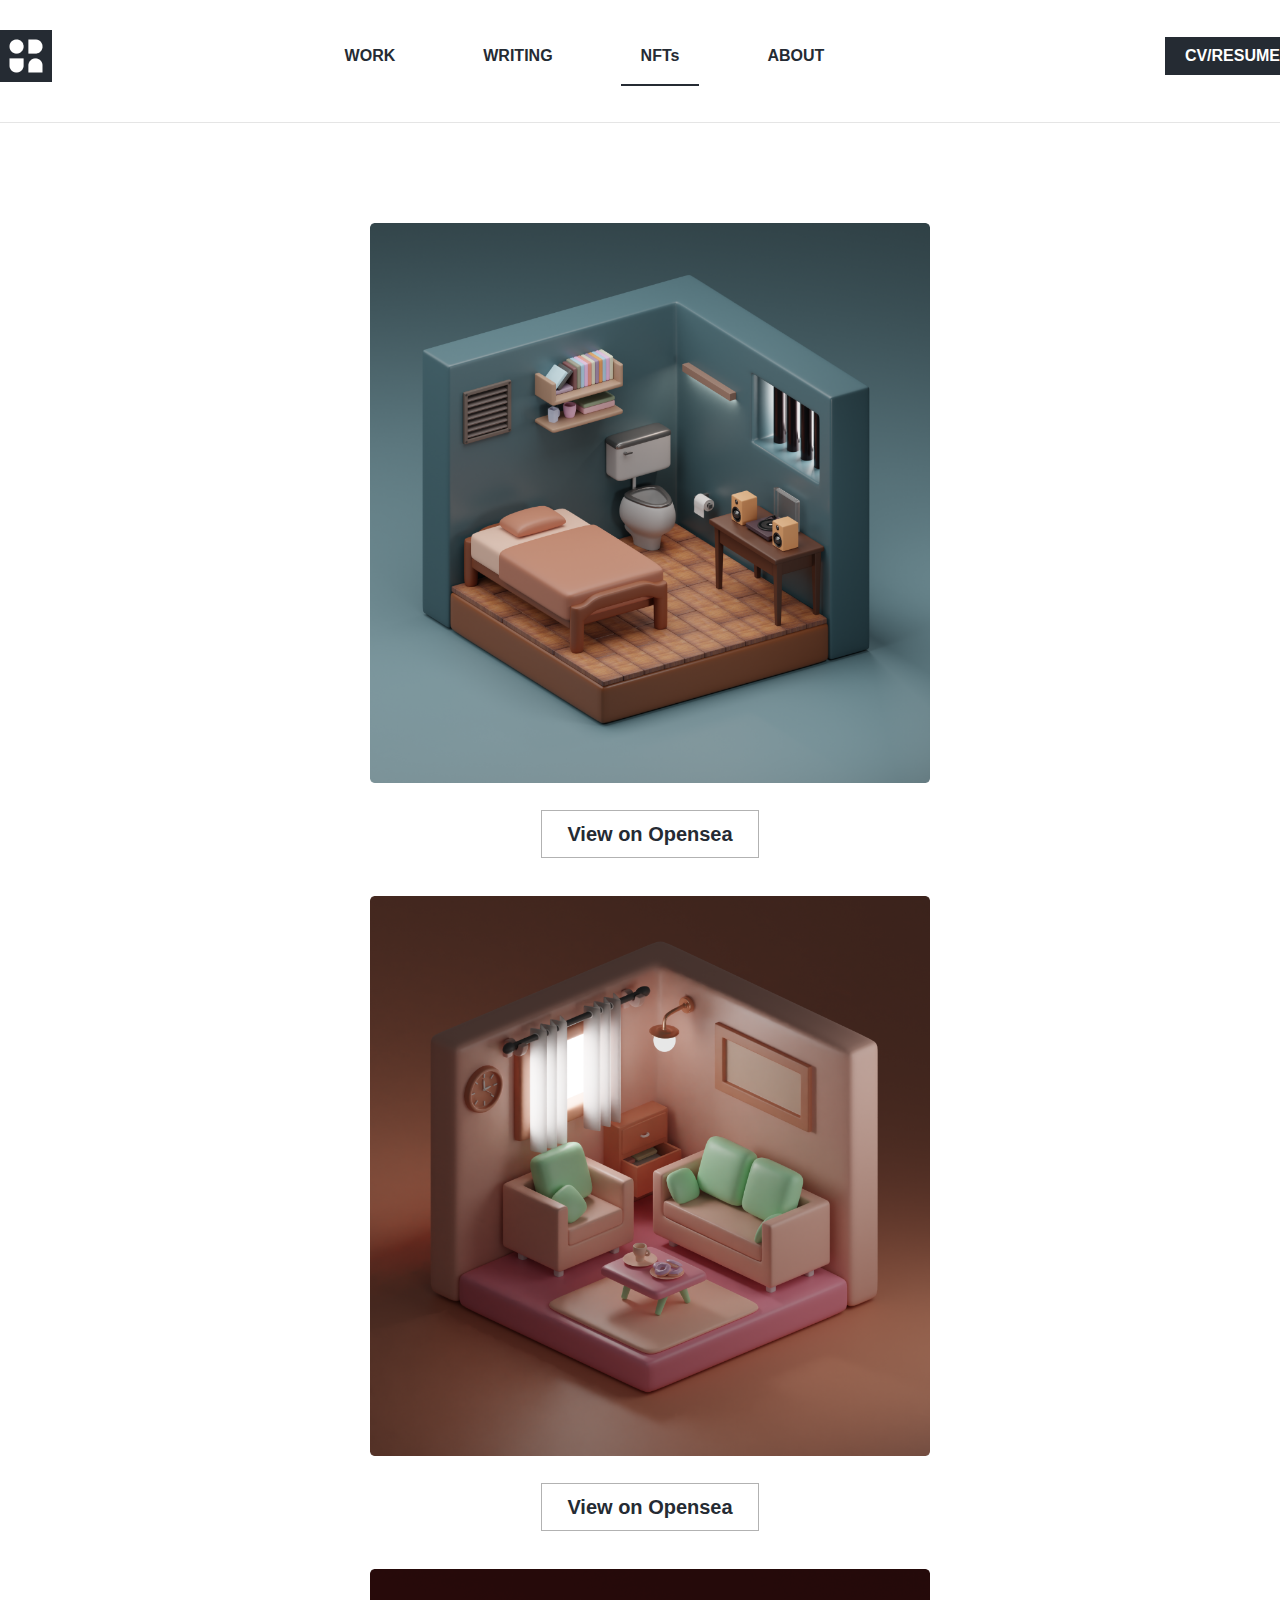
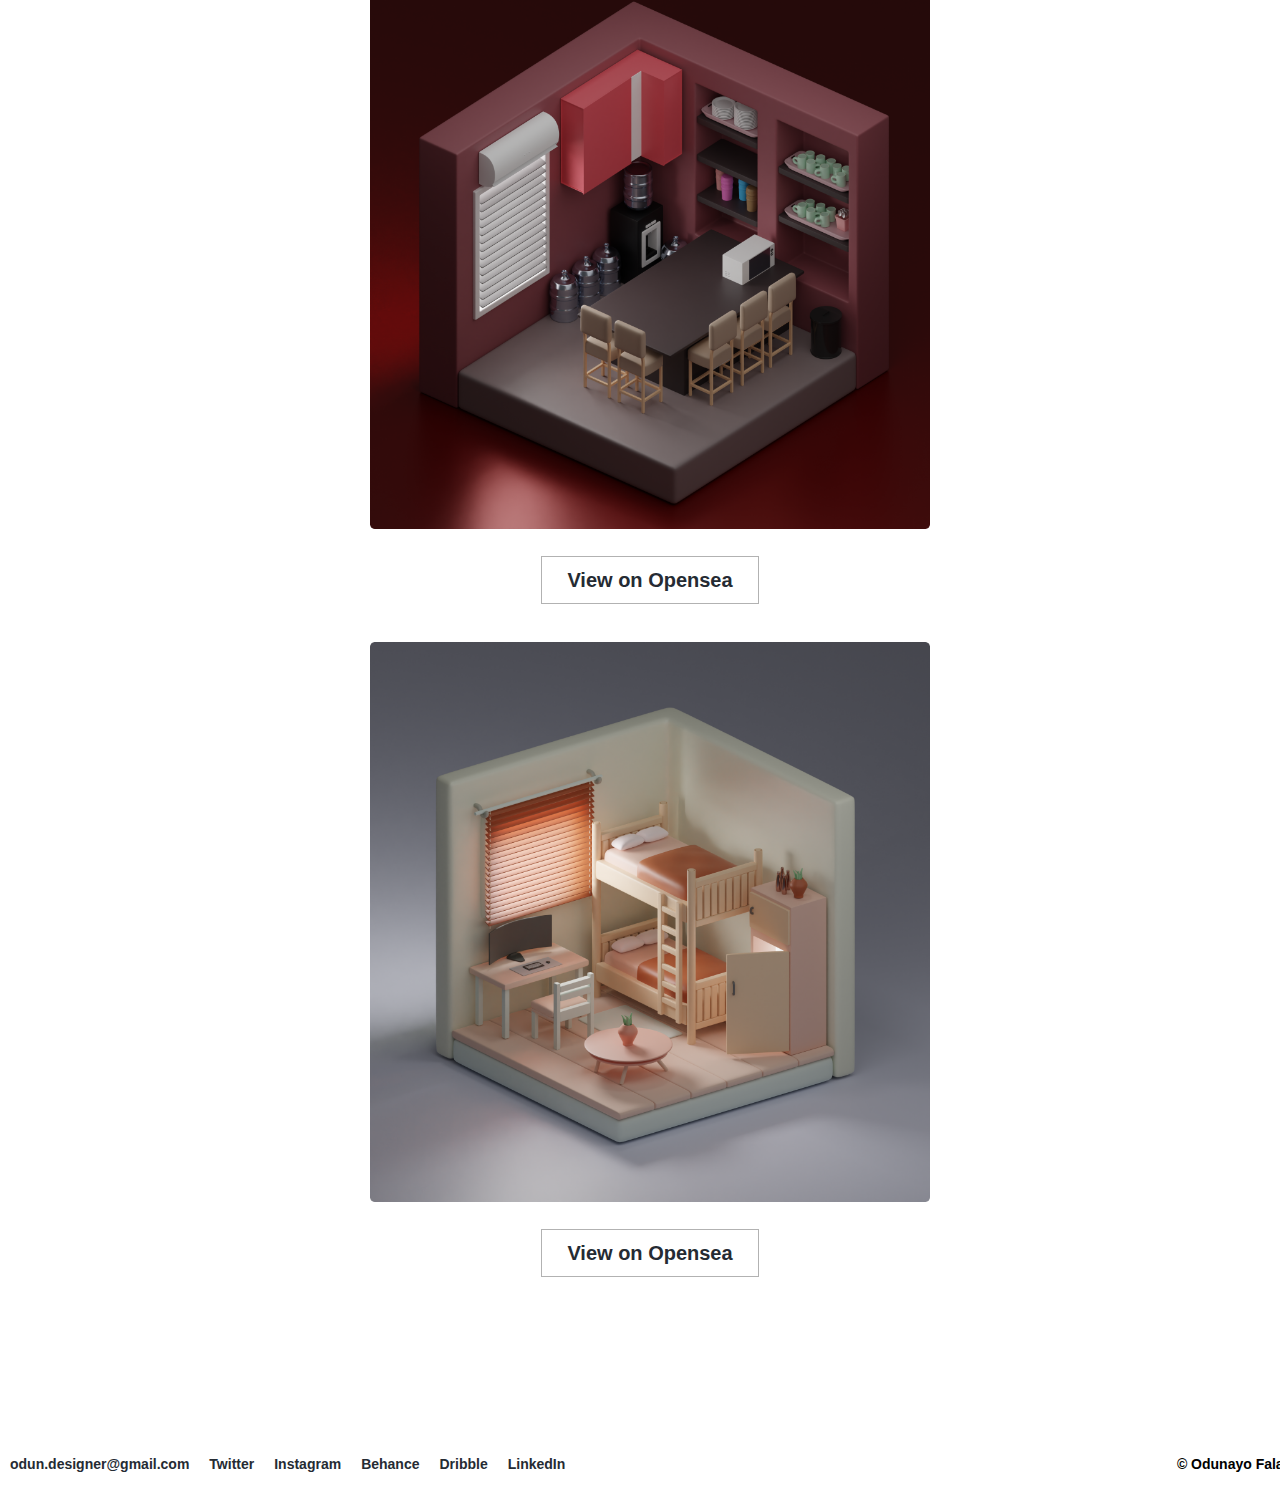
<file: HTML/NFTsPage.html>
<!DOCTYPE html>
<html lang="en">
<head>
  <meta charset="UTF-8">
  <meta http-equiv="X-UA-Compatible" content="IE=edge">
  <meta name="viewport" content="width=device-width, initial-scale=1.0">
  <link href="https://fonts.googleapis.com/css2?family=Poppins&display=swap" rel="stylesheet">
  <link rel="stylesheet" href="../CSS/style.css">
  <link rel="stylesheet" href="../CSS/mobile.css">
  <title>NFTs</title>
</head>
<body>
  <div class="container">
    <div class="navbar">
      <img src="../Resources/Logo.png" alt="logo">
      <div>
        <ul class="navigations">
          <li><a href="/index.html">WORK</a></li>
          <li><a href="/writingpage.html">WRITING</a></li>
          <li><a class="clickIn" href="">NFTs</a></li>
          <li><a href="/about.html">ABOUT</a></li>
        </ul>
      </div>
      <a href="" class="btn">CV/RESUME</a>
    </div>
    <div class="container3">
      <div class="NFTsContent">
        <div class="NFTs">
          <img src="../Resources/NFTsPage/Jail_Room.png" alt="Jail_Room">
          <a href="" class="btn-opaque">View on Opensea</a>
        </div>
        <div class="NFTs">
          <img src="../Resources/NFTsPage/Living_Room.png" alt="Living_Room">
          <a href="" class="btn-opaque">View on Opensea</a>
        </div>
        <div class="NFTs">
          <img src="../Resources/NFTsPage/The_Village.png" alt="The_Village">
          <a href="" class="btn-opaque">View on Opensea</a>
        </div>
        <div class="NFTs">
          <img src="../Resources/NFTsPage/Bunk_Room.png" alt="Bunk_Room">
          <a href="" class="btn-opaque">View on Opensea</a>
        </div>
      </div>
    </div>
    <footer class="home-footer">
      <ul class="footer-nav">
        <li><a target="_blank" href="odun.designer@gmail.com">odun.designer@gmail.com</a></li>
        <li><a target="_blank"href="https://twitter.com/Odtcg">Twitter</a></li>
        <li><a target="_blank" href="http://instagram.com/dark_o.d">Instagram</a></li>
        <li><a target="_blank" href="https://www.behance.net/faladeodunayo">Behance</a></li>
        <li><a target="_blank" href="http://dribbble.com/Dyzyn">Dribble</a></li>
        <li><a target="_blank" href="https://www.linkedin.com/in/odunayo-falade-476174a4/" target="_blank">LinkedIn</a></li>
      </ul>
      <p> &copy; Odunayo Falade</p>
    </footer>
  </div>
</body>
</html>
</file>
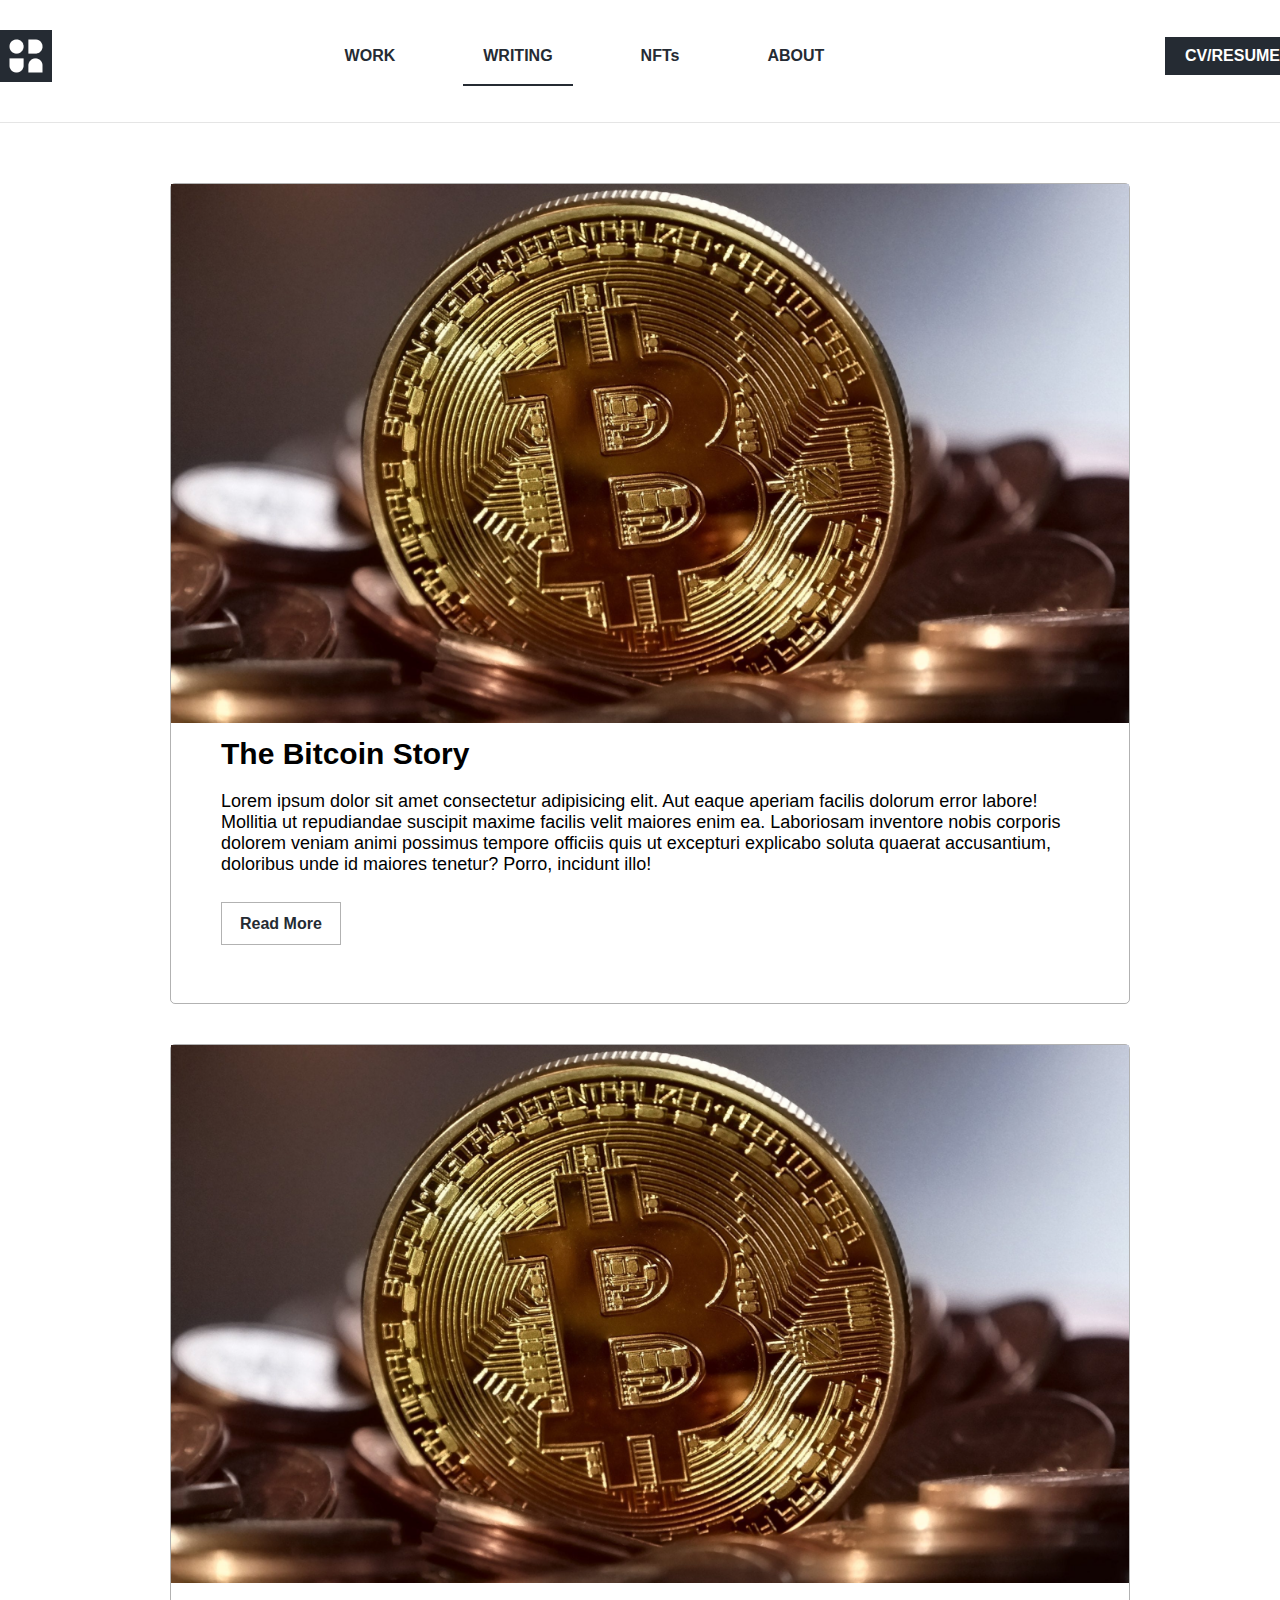
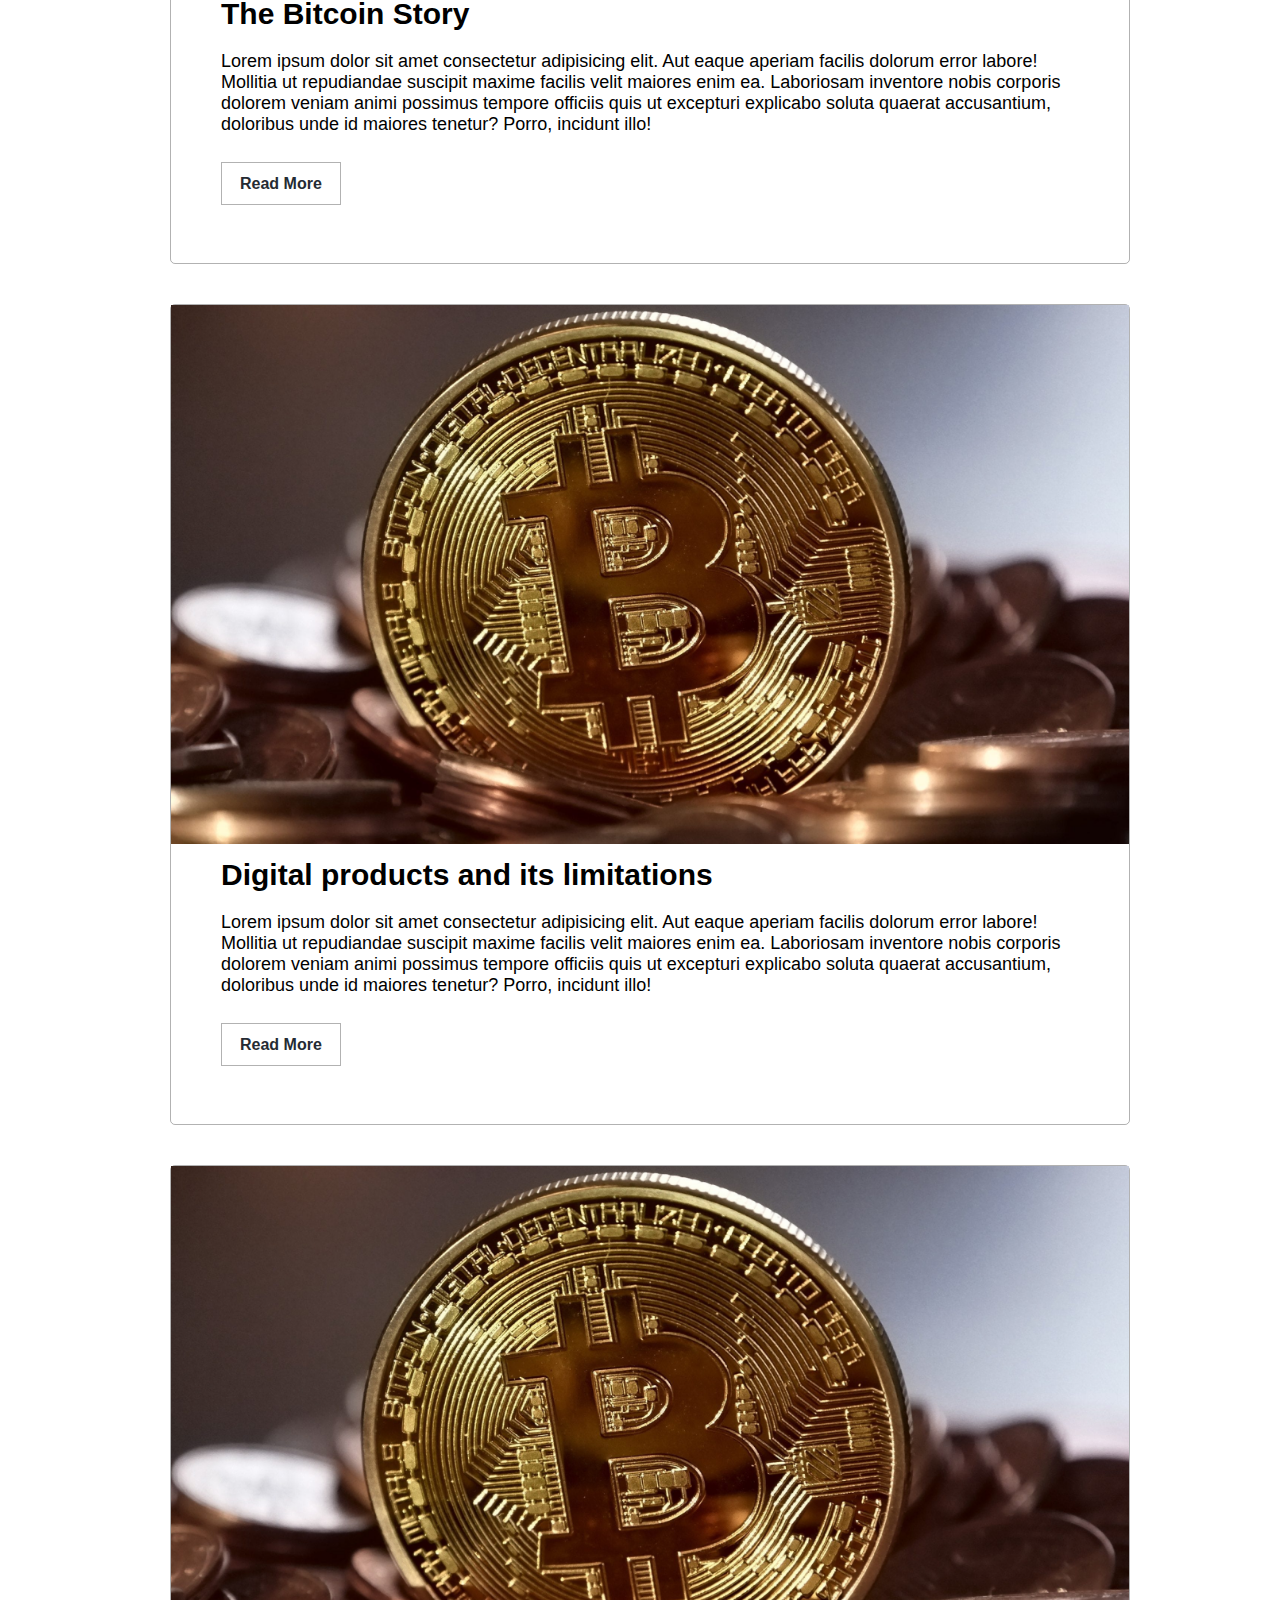
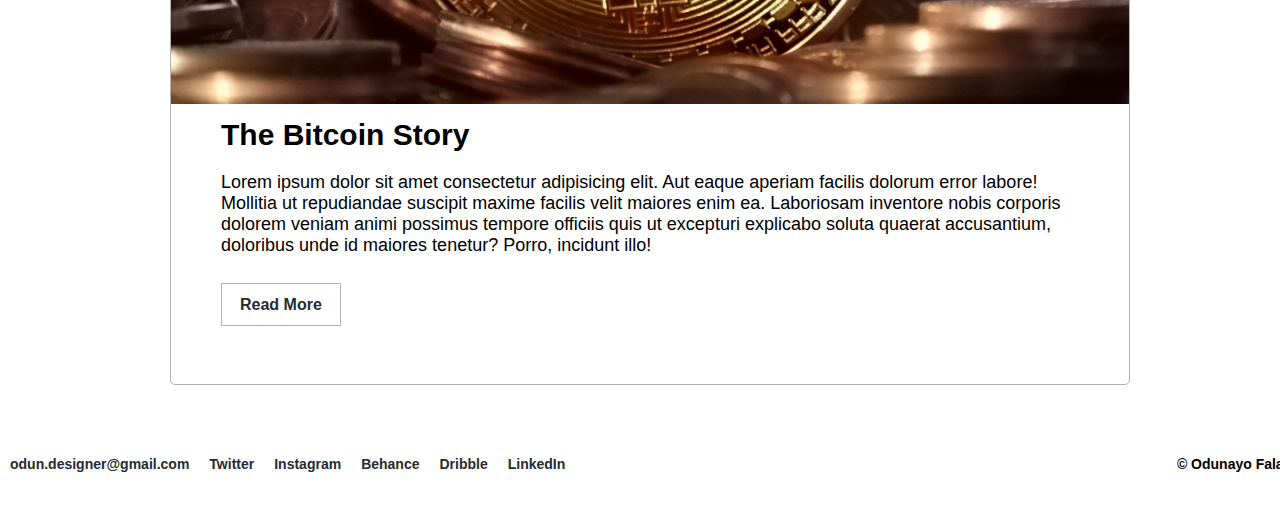
<file: HTML/writingpage.html>
<!DOCTYPE html>
<html lang="en">
<head>
  <meta charset="UTF-8">
  <meta http-equiv="X-UA-Compatible" content="IE=edge">
  <meta name="viewport" content="width=device-width, initial-scale=1.0">
  <link href="https://fonts.googleapis.com/css2?family=Poppins&display=swap" rel="stylesheet">
  <link rel="stylesheet" href="../CSS/style.css">
  <link rel="stylesheet" href="../CSS/mobile.css">
  <title>WRITING</title>
</head>
<body>
  <div class="container">
    <div class="navbar">
      <img src="../Resources/Logo.png" alt="logo">
      <div>
        <ul class="navigations">
          <li><a href="/index.html">WORK</a></li>
          <li><a class="clickIn" href="#">WRITING</a></li>
          <li><a href="/NFTsPage.html">NFTs</a></li>
          <li><a href="/about.html">ABOUT</a></li>
        </ul>
      </div>
      <a href="" class="btn">CV/RESUME</a>
    </div>
    <div class="container2">
      <div class="writing">
        <img src="../Resources/writing/pexels-pixabay-315788-scaled 1.png" alt="bitcoin">
        <div class="writing-content">
          <h2>The Bitcoin Story</h2>
          <p>Lorem ipsum dolor sit amet consectetur adipisicing elit. Aut eaque aperiam facilis dolorum error labore! Mollitia ut repudiandae suscipit maxime facilis velit maiores enim ea. Laboriosam inventore nobis corporis dolorem veniam animi possimus tempore officiis quis ut excepturi explicabo soluta quaerat accusantium, doloribus unde id maiores tenetur? Porro, incidunt illo!
          </p>
          <a href="" class="btn-opaque">Read More</a>
         </div>
      </div>
      <div class="writing">
        <img src="../Resources/writing/pexels-pixabay-315788-scaled 1.png" alt="bitcoin">
        <div class="writing-content">
          <h2>The Bitcoin Story</h2>
          <p>Lorem ipsum dolor sit amet consectetur adipisicing elit. Aut eaque aperiam facilis dolorum error labore! Mollitia ut repudiandae suscipit maxime facilis velit maiores enim ea. Laboriosam inventore nobis corporis dolorem veniam animi possimus tempore officiis quis ut excepturi explicabo soluta quaerat accusantium, doloribus unde id maiores tenetur? Porro, incidunt illo!
          </p>
          <a href="" class="btn-opaque">Read More</a>
         </div>
      </div>
      <div class="writing">
        <img src="../Resources/writing/pexels-pixabay-315788-scaled 1.png" alt="bitcoin">
        <div class="writing-content">
          <h2>Digital products and its limitations</h2>
          <p>Lorem ipsum dolor sit amet consectetur adipisicing elit. Aut eaque aperiam facilis dolorum error labore! Mollitia ut repudiandae suscipit maxime facilis velit maiores enim ea. Laboriosam inventore nobis corporis dolorem veniam animi possimus tempore officiis quis ut excepturi explicabo soluta quaerat accusantium, doloribus unde id maiores tenetur? Porro, incidunt illo!
          </p>
          <a href="" class="btn-opaque">Read More</a>
         </div>
      </div>
      <div class="writing">
        <img src="../Resources/writing/pexels-pixabay-315788-scaled 1.png" alt="bitcoin">
        <div class="writing-content">
          <h2>The Bitcoin Story</h2>
          <p>Lorem ipsum dolor sit amet consectetur adipisicing elit. Aut eaque aperiam facilis dolorum error labore! Mollitia ut repudiandae suscipit maxime facilis velit maiores enim ea. Laboriosam inventore nobis corporis dolorem veniam animi possimus tempore officiis quis ut excepturi explicabo soluta quaerat accusantium, doloribus unde id maiores tenetur? Porro, incidunt illo!
          </p>
          <a href="" class="btn-opaque">Read More</a>
         </div>
      </div>
    </div>
    <footer class="home-footer">
      <ul class="footer-nav">
        <li><a target="_blank" href="odun.designer@gmail.com">odun.designer@gmail.com</a></li>
        <li><a target="_blank"href="https://twitter.com/Odtcg">Twitter</a></li>
        <li><a target="_blank" href="http://instagram.com/dark_o.d">Instagram</a></li>
        <li><a target="_blank" href="https://www.behance.net/faladeodunayo">Behance</a></li>
        <li><a target="_blank" href="http://dribbble.com/Dyzyn">Dribble</a></li>
        <li><a target="_blank" href="https://www.linkedin.com/in/odunayo-falade-476174a4/" target="_blank">LinkedIn</a></li>
      </ul>
      <p> &copy; Odunayo Falade</p>
    </footer>
  </div>
</body>
</html>
</file>
<file: CSS/style.css>
*{
  padding: 0;
  margin: 0;
  box-sizing: border-box;
}
/* Reuseables */
.clickIn{
  border-bottom: 2px #252B33 solid;
}
span{
  font-weight: 600;
}
.container{
  width: 1300px;
  overflow: hidden;
  margin: auto;
  font-family: 'Gilroy-regular', sans-serif;
}
.container2{
  width: 1000px;
  overflow: hidden;
  padding: 20px;
  margin: auto;
  font-family: 'Gilroy-regular', sans-serif;
}
.container3{
  width: 600px;
  overflow: hidden;
  padding: 20px;
  margin: auto;
  font-family: 'Gilroy-regular', sans-serif;
}
.container4{
  width: 1200px;
  overflow: hidden;
  padding: 20px;
  margin: auto;
  font-family: 'Gilroy-regular', sans-serif;
}
.warning{
  background-color: #fcefef;
  border-radius: 2px;
  border: 1px red solid;
  text-align: center;
  color:red; 
  padding: 5px;
  margin: auto;
  width: 90%;
  font-family: 'Gilroy-regular', sans-serif;
  font-weight: 500;
  font-size: 18px;
  display: none;
}
.card{
  border: 1px rgba(0, 0, 0, 0.2) solid;
  padding: 40px;
  border-radius: 5px;
}
.btn{
  background-color: #252B33;
  color: white;
  padding: 10px 20px;
  font-weight: 600;
}
.btn-opaque{
  border: 1px rgba(0, 0, 0, 0.3) solid;
  color: #252B33;
  padding: 12px 25px;
  transition: 0.5s all ease;
}
.white{
  background-color: #fff;
  color: #252B33;
}
.btn-opaque:hover{
  background-color: #252B33;
  color: white;
}
.btn:hover{
  transition: 0.5s all ease-in-out;
  background-color: #fff;
  color: #252B33;
  border: 2px #252B33 solid;
  font-weight:600 ;
}
.dark{
  background-color: #000000;
}
.fcake{
  background-color: #2C2209;
}
.tokenify{
  background-color: #FC5757;
  border-radius: 50%;
}
.shield{
  background-color: #1D3557;
}
.peer{
  position: absolute;
  top: 22%;
  left: 32%;
  width: 70px;
  height: 120px;
}
.fcake-width{
  width: 100px;
  height: 100px;
  position: absolute;
  top: 25%;
  left: 25%;
}
.tokenify-width{
  width: 200px;
}
.shield-width{
  width: 100px;
  height: 100px;
  position: absolute;
  top: 25%;
  left: 25%;
}
.line{
  background-color: #252B33;
  width: 20px;
  height: 2px;
  border-radius: 1px;
}
.long-line{
  width: 750px;
  height: 1px;
  border-radius: 0.5px;
  background-color: rgba(0, 0, 0, 0.07);
  margin: auto;
}
.menu{
  background-color: #252B33;
  height: 40px;
  width: 40px;
  text-align: center;
  border-radius: 1px;
  padding: 6px;
  display: none;
  position: relative;
  margin: 10px 15px;
}
.menu:hover .sidenav{
  display: block;
}
.menubar{
  background-color: white;
  border-radius: 3px;
  height: 3px;
  width: 20px;
  margin: 5px;
}
.sidenav{
  display: none;
  background-color: #252B33;
  color: white;
  height: 200px;
  padding: 20px 10px;
  text-align: center;
  position: absolute;
  top: 40px;
  right: -20px;
}
.sidenav a{
  color: white;
  padding-bottom: 20px;
}
.space{
  padding-bottom: 15px;
}
.menu
/* Normals */
body{
  background-color: #ffffff;
  font-family: 'Gilroy-Regular', sans-serif;
  font-size: 1rem;
  font-weight: 300;
  color: #252B33;
}
li{
  list-style: none;
}
a{
  text-decoration: none;
  padding: 10px;
  color: #252B33;
  font-family: 'Gilroy-regular', sans-serif;
}
.navbar{
  display: flex;
  flex-direction: row;
  align-items: center;
  justify-content: space-between;
  padding-top: 30px;
  padding-bottom: 40px;
  border-bottom: 0.1px rgba(0, 0, 0, 0.1) solid;
}
.navigations, .footer-nav {
  display: flex;
  flex-direction: row;
  align-items: center;
  justify-content: space-evenly;
}
.navigations a {
  padding: 20px;
  margin-right: 48px;
  font-weight: 600;
  font-size: 16px;
  line-height: 20px;
  color: #252B33;
 font-family: 'Gilroy-regular', sans-serif;
}.home-footer{
  padding-top: 50px;
}
.footer-nav a,  .home-footer p{
  font-size: 14px;
  font-weight: 600;
  font-family: 'Gilroy-regular', sans-serif;
}
 .footer-nav  a:hover,
  .navigations a:hover {
  border-bottom: 2px #252B33 solid;
}
.footer-nav{
  color: #252B33;
}
.hero{
  text-align: center;
  padding: 35px;
  font-family: 'Gilroy-regular', sans-serif;
}
.hero a{
  font-size: 18px;
}
.hero-content{
  padding-top: 48px;
  padding-bottom: 50px;
}
.hero-content h1{
  padding-bottom: 5px;
  font-size: 40px;
}
.hero-content p{
  font-size: 18px;
}
.hero{
  margin-bottom: 56px;
}
.main-content{
  padding-bottom: 40px;
}
.card-content p{
  text-align: right;
  font-weight: 600;
  font-family: 'Gilroy-regular', sans-serif;
}
.content{
  padding-top: 20px;
  padding-bottom: 18px;
  padding-left: 32px;
  display: flex;
  flex-direction: row;
  align-items: flex-start;
  justify-content: space-between;
  width: 670px;
  font-family: 'Gilroy-regular', sans-serif;
}
.meh{
  padding-top: 50px;
  padding-left: 10px;
  text-align: start;
  font-family: 'Gilroy-regular', sans-serif;
}
.meh p{
  padding-top: 10px;
  font-weight: 200;
  padding-bottom: 30px;
  width: 400px;
  text-align: start;
}
.meh a{
  font-size: 14px;
  font-family: 'Gilroy-regular', sans-serif;
}
.forimg{
  border-radius: 5px;
  height: 200px;
  width: 200px;
  position: relative;
}
.home-footer{
  display: flex;
  flex-direction: row;
  align-items: center;
  justify-content: space-between;
  padding-bottom: 32px;
}
/* NFTs Section */
.NFTs{
  text-align: center;
  margin-top: 50px;
  font-family: 'Gilroy-regular', sans-serif;
}
.NFTs img{
  width: 100%;
  display: block;
  margin-bottom: 40px;
}
.NFTs a{
 text-align: center;
 font-size: 20px;
 font-weight: 600;
}
.NFTsContent{
  padding-top: 30px;
  padding-bottom: 120px;
}
/* get in touch page */
.form-group{
  padding: 30px;
  font-family: 'Gilroy-regular', sans-serif;
}
.form-group h2{
 text-align: center;
 margin-bottom: 50px;
}
.getintouch label{
  display: block;
  text-align: none;
  padding: 10px;
  font-weight: 600;
  font-size: 18px;
}
.getintouch input, .getintouch textarea {
  border: 1px rgba(0, 0, 0, 0.2) solid;
  padding: 10px;
}
.getintouch input:focus, .getintouch textarea:focus{
  outline-color: rgb(13, 166, 226);
}
.getintouch input::placeholder, .getintouch textarea::placeholder{
  color: rgba(0, 0, 0, 0.3);
  font-family: 'Gilroy-regular', sans-serif;
}
.getintouch input{
  width: 320px;
  height: 55px;
  border-radius: 5px;
}
.getintouch textarea{
  padding: 10px;
  width: 100%;
  border-radius: 5px;
}
.getin{
  display: flex;
  flex-direction: row;
  align-items: center;
  justify-content: space-between;
}
.touch button{
  border: 0.1px rgba(0, 0, 0, 0.2) solid;
  padding: 20px;
  margin-top: 30px;
  width: 100%;
  background-color: white;
  color: #252B33;
  font-weight: 600;
  font-size: 16px;
  border-radius: 5px;
}
.touch input:hover{
  background-color: #252B33;
  color: #fff;
  transition: 0.5s all ease-in-out;
}
/* writing page */
.writing img{
  width: 100%;
}
.writing{
  border: 1px rgba(0, 0, 0, 0.3) solid;
  border-radius: 5px;
  padding-bottom: 20px;
  margin-top: 40px;
  font-family: 'Gilroy-regular', sans-serif;
}
.writing-content a{
  padding: 12px 18px;
  font-weight: 600;
  font-family: 'Gilroy-regular', sans-serif;
}
.writing-content h2{
  padding-bottom: 20px;
  font-size: 30px;
  font-family: 'Gilroy-regular', sans-serif;
}
.writing-content p{
  padding-bottom: 40px;
  font-size: 18px;
  font-weight: 100;
  font-family: 'Gilroy-regular', sans-serif;
}
.writing-content{
  padding: 10px 50px 50px 50px;
}
/* about page */
.firstabout{
  display: flex;
  flex-direction: row;
  align-items: center;
  justify-content: space-evenly;
  padding-top: 32px;
  font-family: 'Gilroy-regular', sans-serif;
}
.firstabout img{
  align-items: flex-end;
  width: 300px;
  height: 330px;
}
.firstabout-content{
  width: 52%;
}
.firstabout-content{
  padding: 56px;
}
.firstabout-content p{
  width: 92%;
  font-size: 18px;
  padding-top: 20px;
}
.firstabout-content p span{
  font-weight: 600;
}
.secondabout{
  text-align: center;
  padding-top: 70px;
  padding-bottom: 70px;
  display: flex;
  flex-direction: row;
  align-items: center;
  justify-content: center;
  font-family: 'Gilroy-regular', sans-serif;
}
.secondabout ul{
  padding-right: 40px;
  padding-left: 40px;
}
.secondabout img{
  width: 170px;
  height: 340px;
}
.secondabout li{
  border: 2px rgba(0, 0, 0, 0.3) dashed ;
  display: inline;
}
.list-elements{
  display: flex;
  flex-direction: column;
  align-items: center;
  justify-content: space-between;
  text-align: right;
}
.list-elements li{
  width: 200px;
  margin-bottom: 30px;
  padding: 20px 10px 20px 40px;
}
.list-elements li p, .list-elements1 li p{
  font-weight: 600;
  letter-spacing: 0.24em;
  width: 150px;
}
.list-elements1 li{
  width: 200px;
  margin-bottom: 30px;
  padding: 20px 40px 20px 15px
}
.list-elements1 {
  text-align: left;
  display: flex;
  flex-direction: column;
  align-items: center;
  justify-content: space-between;
}

.point{
  height: 35px;
  width: 10px;
  border-radius: 10px;
  background-color: lightgray;
  position: relative;
}
.point2{
  height: 13px;
  width: 13px;
  background-color: lightgray;
  border-radius: 2px 0px 2px 2px;
  transform: rotate(45deg);
  position: absolute;
  top: 30%;
  left: 50%;
}
.pointer{
  position: absolute;
  
}
.last-child{
  margin-top: 30px;
}
.thirdabout{
  text-align: center;
  padding-bottom: 90px;
  font-family: 'Gilroy-regular', sans-serif;
}
.thirdabout .first{
  padding-bottom: 40px;
}
.thirdabout h1{
  padding-bottom: 50px;
}
.box{
  display: grid;
  grid-template-columns: repeat(4, 1fr);
  grid-gap: 10px;
}
.box-content{
  border: 1px rgba(0, 0, 0, 0.2) solid;
  padding: 30px 10px;
  border-radius: 5px;
  font-weight: 300;
}
.box-content h4{
  padding: 5px 0px;
  font-size: 14px;
}
.box-content p{
  padding: 2px 0px;
  font-weight: 450;
  font-size: 18px;
}
.box-content .line{
  text-align: center;
  margin: auto;
  margin-bottom: 10px;
}
.fourthabout{
  padding-top: 60px;
  padding-bottom: 60px;
  text-align: center;
  font-family: 'Gilroy-regular', sans-serif;
}
.fourthabout img{
  padding-bottom: 40px;
}
.fourthabout-content{
  text-align: center;
  display: grid;
  grid-template-columns: repeat(2, 1fr);
  grid-gap: 100px;
  padding: 20px;
}
.text{
  text-align: right;
}
.text1{
  text-align: left;
}
.text .date{
  padding-top: 10px;
}
.text1 p{
  width: 450px;
  padding-top: 10px;
}
.text1 p span{
  font-weight: 600;
}
.fifthabout{
  text-align: center;
  width: 750px;
  overflow: hidden;
  padding: 40px;
  margin: auto;
  font-family: 'Gilroy-regular', sans-serif;
}
.fifthabout p{
  padding: 10px;
  font-size: 18px;
}
.sixthabout{
  text-align: center;
  padding: 60px;
  font-size: 18px;
  font-family: 'Gilroy-regular', sans-serif;
}
.images{
  display: grid;
  grid-template-columns: repeat(4, 1fr);
  grid-gap: 5px;
}
.seventhabout{
  text-align: center;
  padding: 60px;
  font-family: 'Gilroy-regular', sans-serif;
}
.seventhabout h1{
  padding-bottom: 40px;
}
.seventhabout .box-content {
  text-align: center;
  padding: 20px 0px;
}
.seventhabout .box-content p{
  padding-top: 10px;
  font-weight: 500;
}
.seventhabout .box:last-child img{
  height: 98px;
}
.eigthabout{
  text-align: center;
  padding: 60px;
  font-family: 'Gilroy-regular', sans-serif;
}
.eigthabout h1{
  padding-bottom: 40px;
}
.eigthabout .box{
  grid-template-columns: repeat(3, 1fr);
}
.eigthabout .box-content{
  text-align: left;
  padding: 40px 32px;
}
.eigthabout .box-content img{
  width:  40px;
  height: 40px;
  background-color: rgba(0, 0, 0, 0.1);
  padding: 5px;
  border-radius: 10px;
  margin-bottom: 14px;
}
.eigthabout .box-content h4{
  font-size: 18px;
}
.eigthabout .box-content p{
  font-weight: 300;
  font-size: 18px;
  padding-bottom: 10px;
}
</file>
<file: CSS/mobile.css>
@media (max-width:820px) {
  body{
    font-size: 18px;
  }
  .meh{
    padding-top: 10px;
  }
  .navbar{
    justify-content:center;
  }
  .container{
    width: 900px;
  }
  .container4{
    width: 600px;
  }
  .fourthabout-content{
    grid-gap: 50px;
  }
  .navigations{
    padding-left: 50px;
    padding-right: 26px;
  }
  .navigations a{
    padding: 10px;
  }
  .secondabout img{
    width: 150px;
    height: 340px;
  }
  .secondabout ul{
    padding-right: 20px;
    padding-left: 20px;
  }
  .fifthabout{
    width: 600px;
  }
  .text1 p{
    width: 200px;
  }
  .seventhabout .box{
    grid-gap: 10px;
  }
  .seventhabout img{
    height: 70px;
    width: 70px
  }
  .seventhabout .box-content{
    padding-right: 25px;
    padding-left: 25px;
  }
  .eigthabout .box-content{
    padding: 12px 12px;
  }
  .home-footer{
    flex-direction: column;
  }
  .footer-nav{
    padding-bottom: 
    20px;
  }
  .container2{
    width: 700px;
  }
  .form-group{
    width: 690px;
    padding: 10px;
  }
  .getin{
    justify-content: left;
  }
  .getin input{
    margin: 10px;
  }
  .getintouch input{
    width: 285px;
    height: 55px;
    border-radius: 5px;
  }
  .getintouch textarea{
    padding: 10px;
    width: 90%;
    border-radius: 5px;
  }
  .touch button{
    width: 90%;
  }
  .firstabout img{
    width: 170px;
    height: 200px;
  }
  .firstabout-content{
    width: 100%;
    padding-right: 10px;
  }
  .secondabout{
    padding-top: 100px;
  }
}
@media (max-width:500px) {
  body{
    font-size: 14px;
  }
  .meh a{
    padding: 7px 10px;
    font-size: 11px;
    font-weight: 400;
  }
  .hero-content h1{
    font-size: 20px;
  }
  .container{
    width: 100%;
  }
  .container2{
    width: 100%;
    padding: 15px;
  }
  .container3{
    width: 100%;
  }
  .container4{
    width: 100%;
  }
  .menu{
    display: block;
  }
  .navigations{
    display: none;
  }
  .navbar .btn{
    display: none;
  }
  .navbar{
    display: flex;
    flex-direction: row;
    align-items: center;
    justify-content: space-between;
    padding-top: 30px;
    padding-bottom: 30px;
    width: 100%;
  }
  .forimg{
    height: 100px;
    width: 100px;
  }
  .fcake-width{
    width: 50px;
    height: 50px;
    position: absolute;
    top: 25%;
    left: 25%;
  }
  .tokenify-width{
    width: 100px;
    height: 100px;
  }
  .shield-width{
    width: 50px;
    height: 50px;
    position: absolute;
    top: 25%;
    left: 25%;
  }
  .peer{
    position: absolute;
    top: 22%;
    left: 32%;
    width: 35px;
    height: 60px;
  }
  .card-content p{
    font-weight: 200;
  }
  .content{
    justify-content:flex-start;
    padding-top: 20px;
    padding-bottom: 18px;
    display: flex;
    flex-direction: row;
    align-items: flex-start;
    width: 300px;
  }
  .meh{
    padding: 10px 0 0 20px;
  }
  .meh p{
    width: 175px;
    font-size: 12px;
    padding-bottom: 15px;
    line-height: 14px;
  }
  .meh h2{
    font-size: 14px;
  }
  .footer-nav a,  .home-footer p{
    font-size: 10px;
    padding: 5px;
  }
  .footer-nav{
    justify-content: space-around;
  }
  .btn{
    padding: 10px 18px;
  }
  .home-footer{
    width: 370px;
    text-align: center;
  }
  .writing-content{
    padding: 10px 20px 20px 20px;
  }
  .writing-content a{
    font-weight: 600;
  }
  .NFTsContent{
    padding-top: 0px;
    padding-bottom: 50px;
  }
  .firstabout{
    display: flex;
    flex-direction: column-reverse;
    align-items: center;
    justify-content: space-between;
  }
  .firstabout img{
    width: 150px;
    height: 150px;
  }
  .firstabout-content{
    width: 100%;
    text-align: center;
  }
  .firstabout-content h1{
    font-size: 20px;
    padding-top: 20px;
  }
  .firstabout-content p{
    width: 92%;
    font-size: 14px;
    padding-top: 20px;
  }
  .firstabout-content p span{
    font-weight: 600;
  }
  .secondabout{
    text-align: center;
    padding-top: 70px;
    padding-bottom: 70px;
    display: flex;
    flex-direction: row;
    align-items: center;
    justify-content: center;
  }
  .secondabout ul{
    padding-right: 10px;
    padding-left: 10px;
  }
  .secondabout img{
    width: 125px;
    height: 250px;
  }
  .secondabout li{
    border: 2px rgba(0, 0, 0, 0.3) dashed ;
    display: inline;
  }
  .list-elements{
    display: flex;
    flex-direction: column;
    align-items: center;
    justify-content: space-between;
    text-align: right;
  }
  .list-elements li, .list-elements1 li{
    margin-bottom: 30px;
    padding: 10px;
  }
  .list-elements li p, .list-elements1 li p{
    font-weight: 100;
    font-size: 12px;
  }
  .list-elements li, .list-elements1 li{
    font-size: 12px;
  }
  .list-elements li{
    margin-bottom: 30px;
    padding: 10px;
  }
  .list-elements1 {
    text-align: left;
    display: flex;
    flex-direction: column;
    align-items: center;
    justify-content: space-between;
  }
  .box-content{
    border: 1px rgba(0, 0, 0, 0.2) solid;
    padding: 30px 10px;
    border-radius: 5px;
    font-weight: 300;
  }
  .box-content p{
    font-weight: 300;
  }
  .box-content h4{
    padding: 2px 0px;
    font-size: 10px;
    font-weight: 700;
  }
  .box-content p{
    padding: 2px 0px;
    font-size: 12px;
    font-weight: 450;
  }
  .box{
    grid-gap: 2px;
  }
  .fourthabout-content{
    grid-gap: 40px;
  }
  .fifthabout{
    width: 100%;
    padding: 30px;
  }
  .sixthabout{
    text-align: center;
    width: 100%;
    padding: 10px;
  }
  .sixthabout .fourthabout-content{
    display: flex;
    flex-direction: row;
    align-items: flex-start;
    justify-content: space-evenly;
  }
  .sixthabout .fourthabout-content text h2{
    font-size: 18px;
  }
  .text h3{
    font-size: 14px;
  }
  .text1 p{
    width: 140px;
  }
  .seventhabout{
    text-align: center;
    padding: 30px;
    width: 100%;
  }
  .seventhabout h1{
    padding-bottom: 40px;
  }
  .seventhabout .box-content {
    text-align: center;
    padding: 16px 7px;
  }
  .seventhabout .box-content p{
    padding-top: 10px;
    font-weight: 500;
  }
  .seventhabout .box:last-child img{
    height: 98px;
  }
  .seventhabout .box{
    grid-gap: 2px;
  }
  .seventhabout .box img{
    width: 50px;
    height: 49px;
  }
  .eigthabout{
    width: 100%;
    text-align: center;
    padding: 0;
  }
  .eigthabout .box-content{
    padding: 12px 5px;
  }
  .eigthabout .box{
    display: grid;
    grid-gap: 5px;
  }
  .form-group{
    width: 300px;
  }
  .form-group h2{
    font-size: 16px;
  }
  .getin{
    justify-content: left;
  }
  .getin input{
    margin: 10px;
  }
  .getintouch input{
    width: 148px;
    height: 40px;
    border-radius: 5px;
    margin: 0 5px;
  }
  .getintouch textarea{
    padding: 10px;
    width: 110%;
    border-radius: 5px;
  }
  .touch button{
    width: 110%;
  }
  .card{
    padding: 5px;
  }
  .main-content .card{
    padding: 15px;
  }
  .card{
    border: 1px rgba(0, 0, 0, 0.2) solid;
    padding: 10px;
    border-radius: 5px;
  }
  .content{
    padding-left: 10px;
  }
}
@media (max-width: 360px) {
  .getin input{
    margin: 10px;
  }
  .getintouch input{
    width: 140px;
    height: 40px;
    border-radius: 5px;
    margin: 0 5px;
  }
  .getintouch textarea{
    padding: 10px;
    width: 105%;
    border-radius: 5px;
  }
  .touch button{
    width: 105%;
  }
}
</file>
